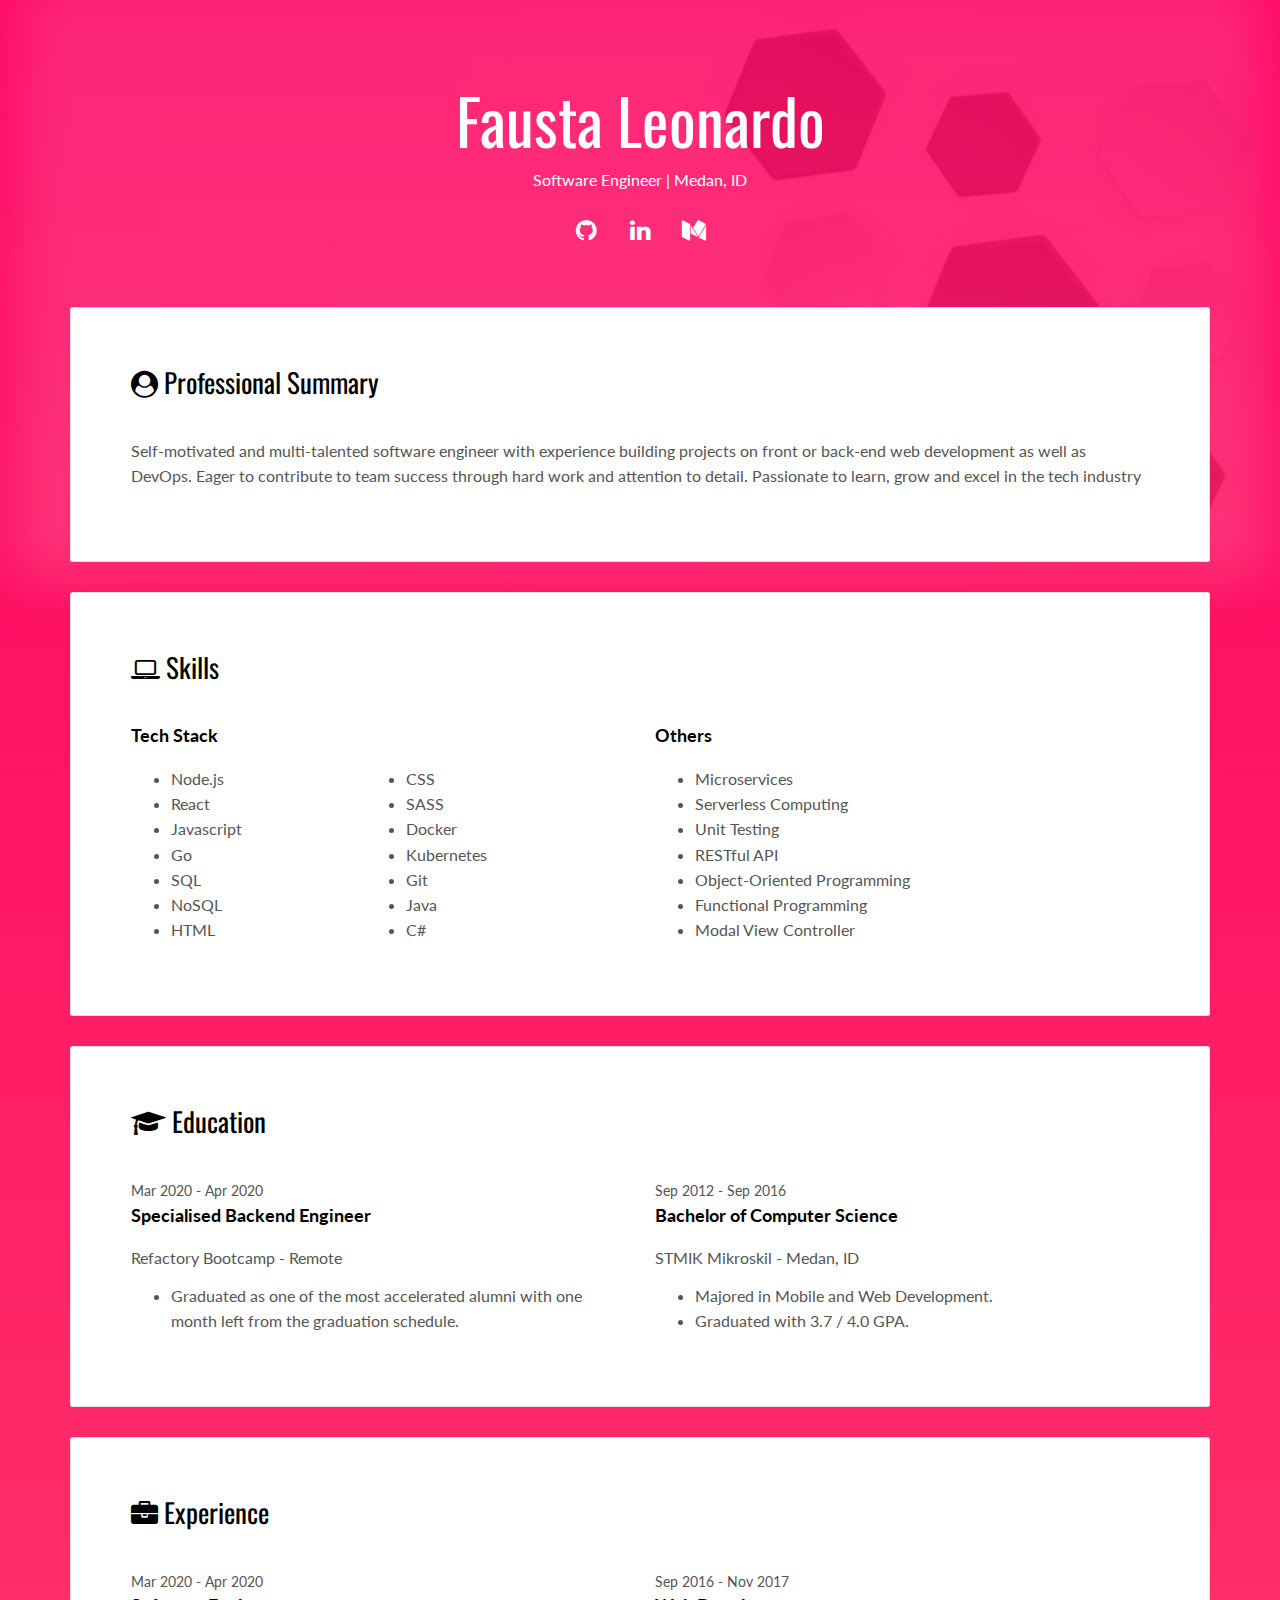
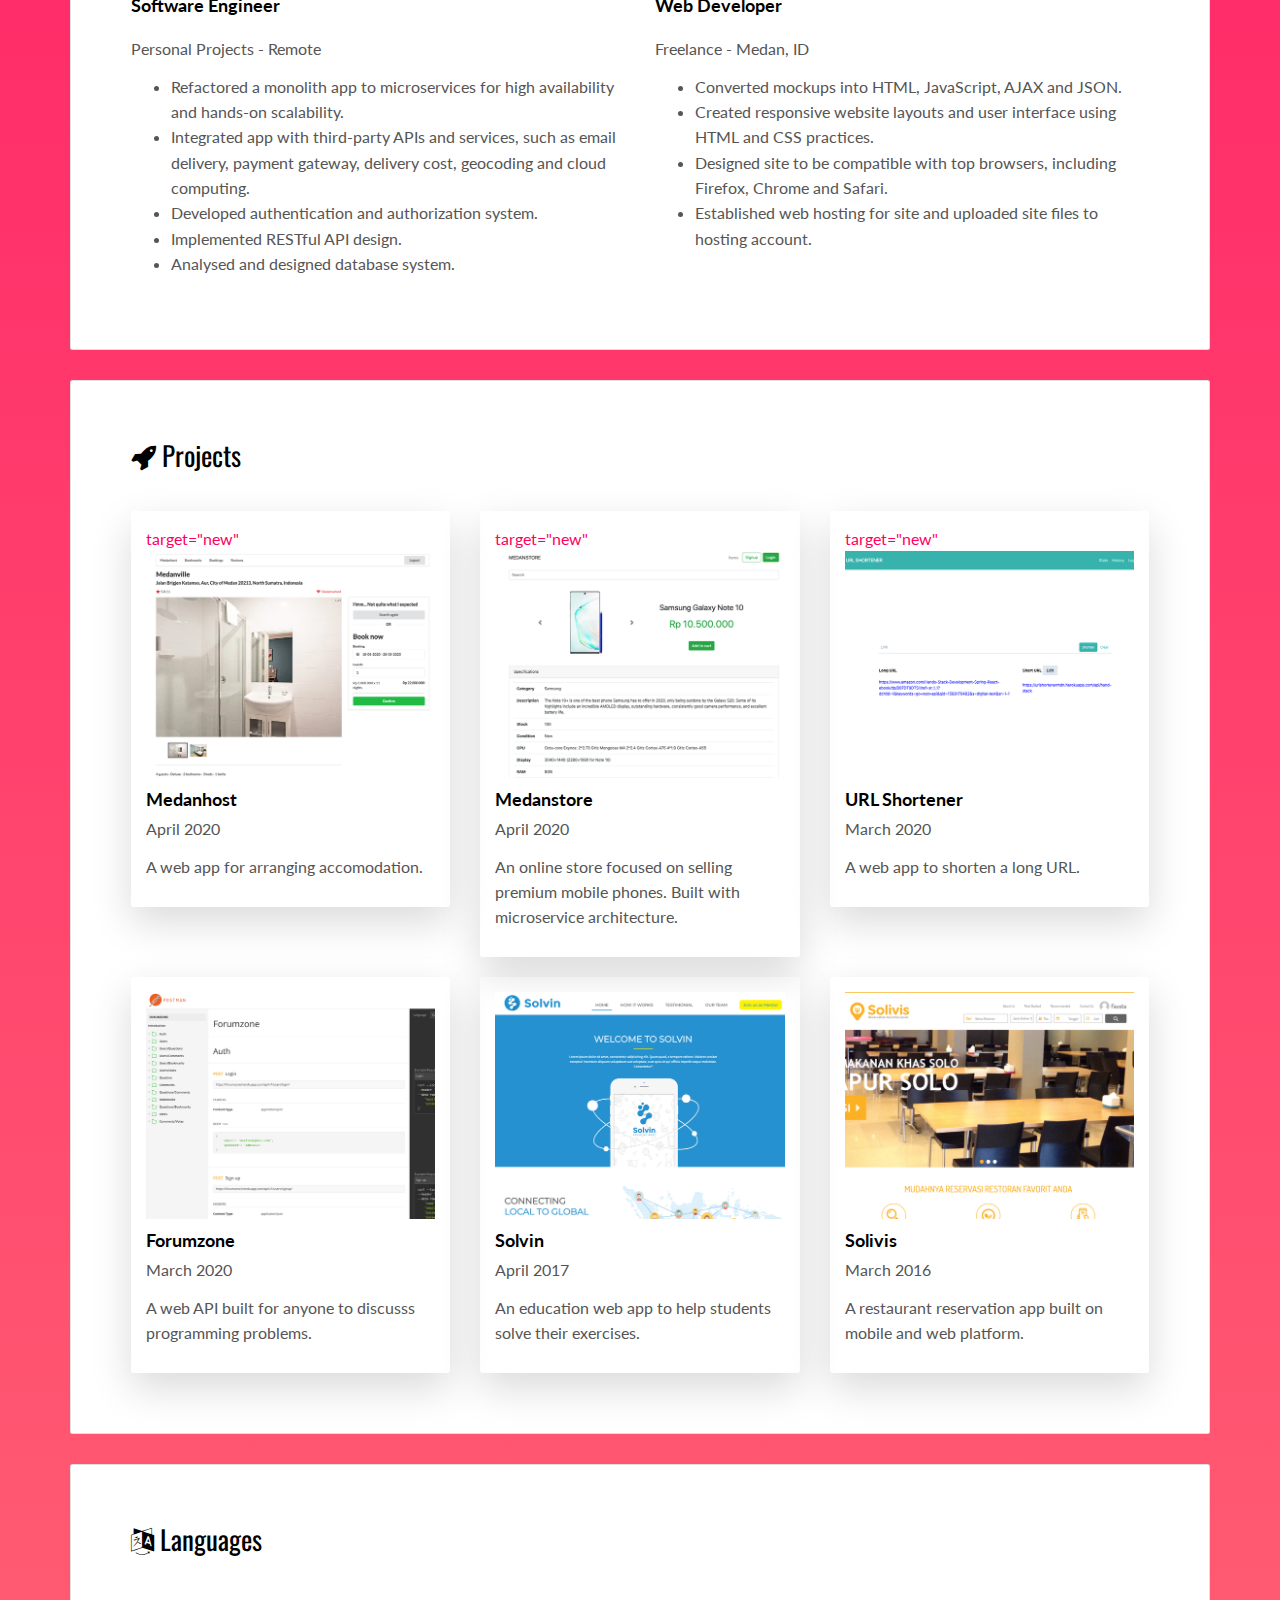
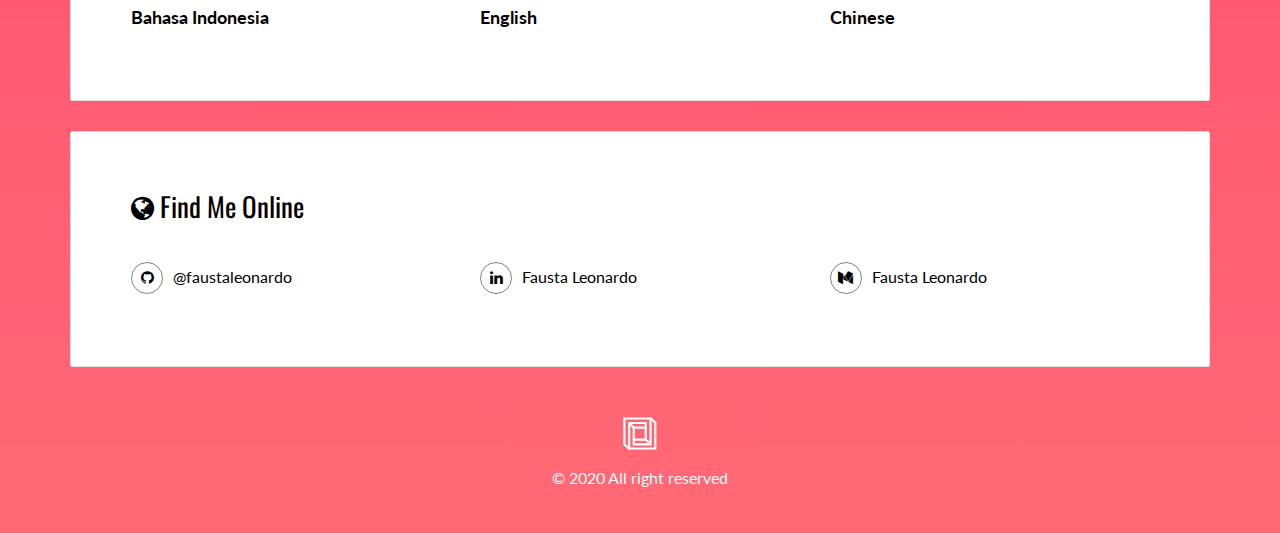
<file: index.html>
<!DOCTYPE html>
<html lang="en">
  <head>
    <meta charset="UTF-8" />
    <meta content="IE=edge" http-equiv="X-UA-Compatible" />
    <meta content="width=device-width,initial-scale=1" name="viewport" />
    <meta content="description" name="description" />
    <meta name="google" content="notranslate" />

    <!-- Disable tap highlight on IE -->
    <meta name="msapplication-tap-highlight" content="no" />

    <link
      rel="apple-touch-icon"
      sizes="180x180"
      href="./assets/apple-icon-180x180.png"
    />
    <link href="./assets/favicon.ico" rel="icon" />

    <title>Fausta Leonardo | Software Engineer</title>

    <link href="./main.d8e0d294.css" rel="stylesheet" />
    <link href="./custom.css" rel="stylesheet" />
  </head>

  <body class="">
    <div
      class="background-color-layer"
      style="background-image: url('assets/images/hexagon.jpg');"
    ></div>
    <main class="content-wrapper">
      <header class="white-text-container section-container">
        <div class="text-center">
          <h1 class="animated-text">Fausta Leonardo</h1>
          <p>Software Engineer | Medan, ID</p>
          <p>
            <a
              class="fa-icon fa-icon-2x"
              href="https://github.com/faustaleonardo"
              target="new"
              title=""
            >
              <i class="fa fa-github"></i>
            </a>
            <a
              class="fa-icon fa-icon-2x"
              href="https://linkedin.com/in/faustaleonardo"
              target="new"
              title=""
            >
              <i class="fa fa-linkedin"></i>
            </a>
            <a
              class="fa-icon fa-icon-2x"
              href="https://medium.com/@faustaleonardo"
              target="new"
              title=""
            >
              <i class="fa fa-medium"></i>
            </a>
          </p>
        </div>
      </header>

      <div class="container">
        <div class="row">
          <div class="col-xs-12">
            <div class="card">
              <div class="card-block">
                <h2 class="animated-text">
                  <i class="fa fa-user-circle"></i>
                  Professional Summary
                </h2>
                <p>
                  Self-motivated and multi-talented software engineer with
                  experience building projects on front or back-end web
                  development as well as DevOps. Eager to contribute to team
                  success through hard work and attention to detail. Passionate
                  to learn, grow and excel in the tech industry
                </p>
              </div>
            </div>

            <div class="card">
              <div class="card-block">
                <h2 class="animated-text">
                  <i class="fa fa-laptop"></i>
                  Skills
                </h2>
                <div class="row">
                  <div class="col-md-6">
                    <div class="work-experience">
                      <h3 class="h5 date-title">
                        Tech Stack
                      </h3>
                      <ul class="two-columns-list">
                        <li>Node.js</li>
                        <li>React</li>
                        <li>Javascript</li>
                        <li>Go</li>
                        <li>SQL</li>
                        <li>NoSQL</li>
                        <li>HTML</li>
                        <li>CSS</li>
                        <li>SASS</li>
                        <li>Docker</li>
                        <li>Kubernetes</li>
                        <li>Git</li>
                        <li>Java</li>
                        <li>C#</li>
                      </ul>
                    </div>
                  </div>
                  <div class="col-md-6">
                    <div class="work-experience">
                      <h3 class="h5 date-title">
                        Others
                      </h3>
                      <ul class="tow-columns-list">
                        <li>Microservices</li>
                        <li>Serverless Computing</li>
                        <li>Unit Testing</li>
                        <li>RESTful API</li>
                        <li>Object-Oriented Programming</li>
                        <li>Functional Programming</li>
                        <li>Modal View Controller</li>
                      </ul>
                    </div>
                  </div>
                </div>
              </div>
            </div>

            <div class="card">
              <div class="card-block">
                <h2 class="animated-text">
                  <i class="fa fa-graduation-cap"></i>
                  Education
                </h2>
                <div class="row">
                  <div class="col-md-6">
                    <div class="education-experience">
                      <small class="date">Mar 2020 - Apr 2020</small>
                      <h3 class="h5 date-title">
                        Specialised Backend Engineer
                      </h3>
                      <p>Refactory Bootcamp - Remote</p>
                      <ul>
                        <li>
                          Graduated as one of the most accelerated alumni with
                          one month left from the graduation schedule.
                        </li>
                      </ul>
                    </div>
                  </div>
                  <div class="col-md-6">
                    <div class="education-experience">
                      <small class="date">Sep 2012 - Sep 2016</small>
                      <h3 class="h5 date-title">
                        Bachelor of Computer Science
                      </h3>
                      <p>STMIK Mikroskil - Medan, ID</p>
                      <ul>
                        <li>Majored in Mobile and Web Development.</li>
                        <li>Graduated with 3.7 / 4.0 GPA.</li>
                      </ul>
                    </div>
                  </div>
                </div>
              </div>
            </div>

            <div class="card">
              <div class="card-block">
                <h2 class="animated-text">
                  <i class="fa fa-briefcase"></i>
                  Experience
                </h2>
                <div class="row">
                  <div class="col-md-6">
                    <div class="work-experience">
                      <small class="date">Mar 2020 - Apr 2020</small>
                      <h3 class="h5 date-title">
                        Software Engineer
                      </h3>
                      <p>
                        Personal Projects - Remote
                      </p>
                      <ul>
                        <li>
                          Refactored a monolith app to microservices for high
                          availability and hands-on scalability.
                        </li>
                        <li>
                          Integrated app with third-party APIs and services,
                          such as email delivery, payment gateway, delivery
                          cost, geocoding and cloud computing.
                        </li>
                        <li>
                          Developed authentication and authorization system.
                        </li>
                        <li>Implemented RESTful API design.</li>
                        <li>Analysed and designed database system.</li>
                      </ul>
                    </div>
                  </div>
                  <div class="col-md-6">
                    <div class="work-experience">
                      <small class="date">Sep 2016 - Nov 2017</small>
                      <h3 class="h5 date-title">
                        Web Developer
                      </h3>
                      <p>
                        Freelance - Medan, ID
                      </p>
                      <ul>
                        <li>
                          Converted mockups into HTML, JavaScript, AJAX and
                          JSON.
                        </li>
                        <li>
                          Created responsive website layouts and user interface
                          using HTML and CSS practices.
                        </li>
                        <li>
                          Designed site to be compatible with top browsers,
                          including Firefox, Chrome and Safari.
                        </li>
                        <li>
                          Established web hosting for site and uploaded site
                          files to hosting account.
                        </li>
                      </ul>
                    </div>
                  </div>
                </div>
              </div>
            </div>

            <div class="card">
              <div class="card-block">
                <h2 class="animated-text">
                  <i class="fa fa-rocket"></i>
                  Projects
                </h2>
                <div class="row mb-2rem">
                  <div class="col-md-4">
                    <div class="project-card">
                      <a href="https://medanhost-client.now.sh/"
                        >target="new"
                        <img
                          src="./assets/images/medanhost.png"
                          class="img-responsive"
                          alt="medanhost"
                        />
                      </a>
                      <h3 class="h5 mb-half">Medanhost</h3>
                      <p>April 2020</p>
                      <p>
                        A web app for arranging accomodation.
                      </p>
                    </div>
                  </div>
                  <div class="col-md-4">
                    <div class="project-card">
                      <a href="https://medanstore.xyz"
                        >target="new"
                        <img
                          src="./assets/images/medanstore.png"
                          class="img-responsive"
                          alt="medanstore"
                        />
                      </a>
                      <h3 class="h5 mb-half">Medanstore</h3>
                      <p>April 2020</p>
                      <p>
                        An online store focused on selling premium mobile
                        phones. Built with microservice architecture.
                      </p>
                    </div>
                  </div>
                  <div class="col-md-4">
                    <div class="project-card">
                      <a href="https://urlshortenermdn.herokuapp.com"
                        >target="new"
                        <img
                          src="./assets/images/url-shortener.png"
                          class="img-responsive"
                          alt="url-shortener"
                        />
                      </a>
                      <h3 class="h5 mb-half">URL Shortener</h3>
                      <p>March 2020</p>
                      <p>
                        A web app to shorten a long URL.
                      </p>
                    </div>
                  </div>
                </div>
                <div class="row">
                  <div class="col-md-4">
                    <div class="project-card">
                      <a
                        href="https://documenter.getpostman.com/view/361363/SzKWtx8U?version=latest"
                        target="new"
                      >
                        <img
                          src="./assets/images/forumzone.png"
                          class="img-responsive"
                          alt="forumzone"
                        />
                      </a>
                      <h3 class="h5 mb-half">Forumzone</h3>
                      <p>March 2020</p>
                      <p>
                        A web API built for anyone to discusss programming
                        problems.
                      </p>
                    </div>
                  </div>
                  <div class="col-md-4">
                    <div class="project-card">
                      <a
                        href="https://faustaleonardo.bitbucket.io/frontend-solvin/"
                        target="new"
                      >
                        <img
                          src="./assets/images/solvin.png"
                          class="img-responsive"
                          alt="solvin"
                        />
                      </a>
                      <h3 class="h5 mb-half">Solvin</h3>
                      <p>April 2017</p>
                      <p>
                        An education web app to help students solve their
                        exercises.
                      </p>
                    </div>
                  </div>
                  <div class="col-md-4">
                    <div class="project-card">
                      <img
                        src="./assets/images/solivis.png"
                        class="img-responsive"
                        alt="solivis"
                      />
                      <h3 class="h5 mb-half">Solivis</h3>
                      <p>March 2016</p>
                      <p>
                        A restaurant reservation app built on mobile and web
                        platform.
                      </p>
                    </div>
                  </div>
                </div>
              </div>
            </div>

            <div class="card">
              <div class="card-block">
                <h2 class="animated-text">
                  <i class="fa fa-language"></i>
                  Languages
                </h2>
                <div class="row">
                  <div class="col-md-4">
                    <div class="language-experience">
                      <h3 class="h5">Bahasa Indonesia</h3>
                    </div>
                  </div>
                  <div class="col-md-4">
                    <div class="language-experience">
                      <h3 class="h5">English</h3>
                    </div>
                  </div>
                  <div class="col-md-4">
                    <div class="language-experience">
                      <h3 class="h5">Chinese</h3>
                    </div>
                  </div>
                </div>
              </div>
            </div>

            <div class="card">
              <div class="card-block">
                <h2 class="animated-text">
                  <i class="fa fa-globe"></i>
                  Find Me Online
                </h2>
                <div class="row">
                  <div class="col-md-4">
                    <p class="social-buttons">
                      <a
                        href="https://github.com/faustaleonardo"
                        title=""
                        target="new"
                        ><span class="social-round-icon fa-icon"
                          ><i class="fa fa-github"></i></span
                        >@faustaleonardo</a
                      >
                    </p>
                  </div>
                  <div class="col-md-4">
                    <p class="social-buttons">
                      <a
                        href="https://www.linkedin.com/in/faustaleonardo"
                        target="new"
                        title=""
                        ><span class="social-round-icon fa-icon"
                          ><i class="fa fa-linkedin"></i></span
                        >Fausta Leonardo</a
                      >
                    </p>
                  </div>
                  <div class="col-md-4">
                    <p class="social-buttons">
                      <a
                        href="https://medium.com/@faustaleonardo"
                        title=""
                        target="new"
                        ><span class="social-round-icon fa-icon"
                          ><i class="fa fa-medium"></i></span
                        >Fausta Leonardo</a
                      >
                    </p>
                  </div>
                </div>
              </div>
            </div>
          </div>
        </div>
      </div>
    </main>
    <footer class="footer-container white-text-container text-center">
      <div class="container">
        <div class="row">
          <div class="col-xs-12">
            <p>
              <img
                class="animated-image"
                src="./assets/images/mashup-icon.svg"
                alt=""
              />
            </p>

            <p>
              &copy; 2020 All right reserved
            </p>
          </div>
        </div>
      </div>
    </footer>

    <script>
      document.addEventListener('DOMContentLoaded', function (event) {
        scrollRevelation('.card');
      });
    </script>
    <script type="text/javascript" src="./main.bc58148c.js"></script>
  </body>
</html>
</file>
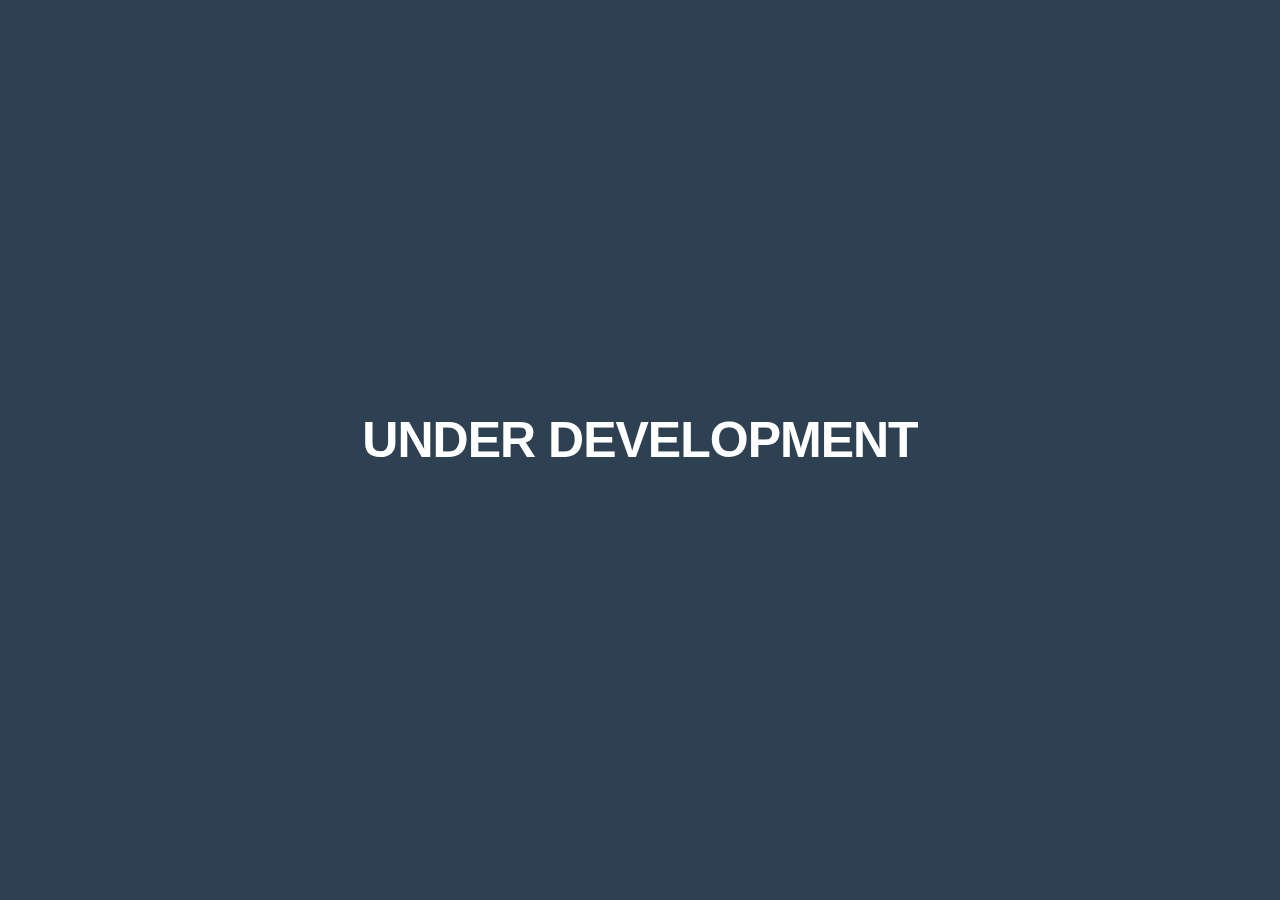
<file: portfolio/index.html>
<!DOCTYPE html>
<html lang="en">
<head>
	<meta charset="UTF-8">
	<title>FL | Portfolio</title>
	<link rel="stylesheet" href="vendor/normalize.css">
	<link rel="stylesheet" href="vendor/skeleton.css">
	<link rel="icon" href="img/logo.png"/>
	<style type="text/css">
		body{
		    display: flex;
		    align-items: center;
		    justify-content: center;
		    height: 100vh;
		    background: #2e4152;			
		}
		h1{
			color: #ffffff;
			font-weight: bold;
			text-transform: uppercase;			
		}
	</style>
</head>
<body>
	<h1>Under Development</h1>
</body>
</html>
</file>
<file: custom.css>
.mb-half {
  margin-bottom: 6.25px;
}
.mb-2rem {
  margin-bottom: 2rem;
}
.two-columns-list {
  columns: 2;
  -webkit-columns: 2;
  -moz-columns: 2;
}
.three-columns-list {
  columns: 3;
  -webkit-columns: 3;
  -moz-columns: 3;
}
.project-card {
  box-shadow: 0 1.5rem 4rem rgba(0, 0, 0, 0.15);
  padding: 1.5rem;
  border-radius: 3px;
  transition: all 0.3s;
  -moz-transition: all 0.3s;
  -webkit-transition: all 0.3s;
}
.project-card:hover {
  cursor: pointer;
  transform: translateY(-1.5rem) scale(1.03);
  -moz-transform: translateY(-1.5rem) scale(1.03);
  -webkit-transform: translateY(-1.5rem) scale(1.03);
}
.animated-text {
  display: inline-block;
  transition: all 0.2s;
  -moz-transition: all 0.2s;
  -webkit-transition: all 0.2s;
}
.animated-text:hover {
  transform: skewX(15deg) skewY(2deg) scale(1.1);
  -moz-transform: skewX(15deg) skewY(2deg) scale(1.1);
  -webkit-transform: skewX(15deg) skewY(2deg) scale(1.1);
}
.animated-image {
  transition: all 0.3s;
  -moz-transition: all 0.3s;
  -webkit-transition: all 0.3s;
}
.animated-image:hover {
  transform: scale(1.15);
  -moz-transform: scale(1.15);
  -webkit-transform: scale(1.15);
}
</file>
<file: portfolio/vendor/skeleton.css>
/*
* Skeleton V2.0.4
* Copyright 2014, Dave Gamache
* www.getskeleton.com
* Free to use under the MIT license.
* http://www.opensource.org/licenses/mit-license.php
* 12/29/2014
*/


/* Table of contents
––––––––––––––––––––––––––––––––––––––––––––––––––
- Grid
- Base Styles
- Typography
- Links
- Buttons
- Forms
- Lists
- Code
- Tables
- Spacing
- Utilities
- Clearing
- Media Queries
*/


/* Grid
–––––––––––––––––––––––––––––––––––––––––––––––––– */
.container {
  position: relative;
  width: 100%;
  max-width: 960px;
  margin: 0 auto;
  padding: 0 20px;
  box-sizing: border-box; }
.column,
.columns {
  width: 100%;
  float: left;
  box-sizing: border-box; }

/* For devices larger than 400px */
@media (min-width: 400px) {
  .container {
    width: 85%;
    padding: 0; }
}

/* For devices larger than 550px */
@media (min-width: 550px) {
  .container {
    width: 80%; }
  .column,
  .columns {
    margin-left: 4%; }
  .column:first-child,
  .columns:first-child {
    margin-left: 0; }

  .one.column,
  .one.columns                    { width: 4.66666666667%; }
  .two.columns                    { width: 13.3333333333%; }
  .three.columns                  { width: 22%;            }
  .four.columns                   { width: 30.6666666667%; }
  .five.columns                   { width: 39.3333333333%; }
  .six.columns                    { width: 48%;            }
  .seven.columns                  { width: 56.6666666667%; }
  .eight.columns                  { width: 65.3333333333%; }
  .nine.columns                   { width: 74.0%;          }
  .ten.columns                    { width: 82.6666666667%; }
  .eleven.columns                 { width: 91.3333333333%; }
  .twelve.columns                 { width: 100%; margin-left: 0; }

  .one-third.column               { width: 30.6666666667%; }
  .two-thirds.column              { width: 65.3333333333%; }

  .one-half.column                { width: 48%; }

  /* Offsets */
  .offset-by-one.column,
  .offset-by-one.columns          { margin-left: 8.66666666667%; }
  .offset-by-two.column,
  .offset-by-two.columns          { margin-left: 17.3333333333%; }
  .offset-by-three.column,
  .offset-by-three.columns        { margin-left: 26%;            }
  .offset-by-four.column,
  .offset-by-four.columns         { margin-left: 34.6666666667%; }
  .offset-by-five.column,
  .offset-by-five.columns         { margin-left: 43.3333333333%; }
  .offset-by-six.column,
  .offset-by-six.columns          { margin-left: 52%;            }
  .offset-by-seven.column,
  .offset-by-seven.columns        { margin-left: 60.6666666667%; }
  .offset-by-eight.column,
  .offset-by-eight.columns        { margin-left: 69.3333333333%; }
  .offset-by-nine.column,
  .offset-by-nine.columns         { margin-left: 78.0%;          }
  .offset-by-ten.column,
  .offset-by-ten.columns          { margin-left: 86.6666666667%; }
  .offset-by-eleven.column,
  .offset-by-eleven.columns       { margin-left: 95.3333333333%; }

  .offset-by-one-third.column,
  .offset-by-one-third.columns    { margin-left: 34.6666666667%; }
  .offset-by-two-thirds.column,
  .offset-by-two-thirds.columns   { margin-left: 69.3333333333%; }

  .offset-by-one-half.column,
  .offset-by-one-half.columns     { margin-left: 52%; }

}


/* Base Styles
–––––––––––––––––––––––––––––––––––––––––––––––––– */
/* NOTE
html is set to 62.5% so that all the REM measurements throughout Skeleton
are based on 10px sizing. So basically 1.5rem = 15px :) */
html {
  font-size: 62.5%; }
body {
  font-size: 1.5em; /* currently ems cause chrome bug misinterpreting rems on body element */
  line-height: 1.6;
  font-weight: 400;
  font-family: "Raleway", "HelveticaNeue", "Helvetica Neue", Helvetica, Arial, sans-serif;
  color: #222; }


/* Typography
–––––––––––––––––––––––––––––––––––––––––––––––––– */
h1, h2, h3, h4, h5, h6 {
  margin-top: 0;
  margin-bottom: 2rem;
  font-weight: 300; }
h1 { font-size: 4.0rem; line-height: 1.2;  letter-spacing: -.1rem;}
h2 { font-size: 3.6rem; line-height: 1.25; letter-spacing: -.1rem; }
h3 { font-size: 3.0rem; line-height: 1.3;  letter-spacing: -.1rem; }
h4 { font-size: 2.4rem; line-height: 1.35; letter-spacing: -.08rem; }
h5 { font-size: 1.8rem; line-height: 1.5;  letter-spacing: -.05rem; }
h6 { font-size: 1.5rem; line-height: 1.6;  letter-spacing: 0; }

/* Larger than phablet */
@media (min-width: 550px) {
  h1 { font-size: 5.0rem; }
  h2 { font-size: 4.2rem; }
  h3 { font-size: 3.6rem; }
  h4 { font-size: 3.0rem; }
  h5 { font-size: 2.4rem; }
  h6 { font-size: 1.5rem; }
}

p {
  margin-top: 0; }


/* Links
–––––––––––––––––––––––––––––––––––––––––––––––––– */
a {
  color: #1EAEDB; }
a:hover {
  color: #0FA0CE; }


/* Buttons
–––––––––––––––––––––––––––––––––––––––––––––––––– */
.button,
button,
input[type="submit"],
input[type="reset"],
input[type="button"] {
  display: inline-block;
  height: 38px;
  padding: 0 30px;
  color: #555;
  text-align: center;
  font-size: 11px;
  font-weight: 600;
  line-height: 38px;
  letter-spacing: .1rem;
  text-transform: uppercase;
  text-decoration: none;
  white-space: nowrap;
  background-color: transparent;
  border-radius: 4px;
  border: 1px solid #bbb;
  cursor: pointer;
  box-sizing: border-box; }
.button:hover,
button:hover,
input[type="submit"]:hover,
input[type="reset"]:hover,
input[type="button"]:hover,
.button:focus,
button:focus,
input[type="submit"]:focus,
input[type="reset"]:focus,
input[type="button"]:focus {
  color: #333;
  border-color: #888;
  outline: 0; }
.button.button-primary,
button.button-primary,
input[type="submit"].button-primary,
input[type="reset"].button-primary,
input[type="button"].button-primary {
  color: #FFF;
  background-color: #33C3F0;
  border-color: #33C3F0; }
.button.button-primary:hover,
button.button-primary:hover,
input[type="submit"].button-primary:hover,
input[type="reset"].button-primary:hover,
input[type="button"].button-primary:hover,
.button.button-primary:focus,
button.button-primary:focus,
input[type="submit"].button-primary:focus,
input[type="reset"].button-primary:focus,
input[type="button"].button-primary:focus {
  color: #FFF;
  background-color: #1EAEDB;
  border-color: #1EAEDB; }


/* Forms
–––––––––––––––––––––––––––––––––––––––––––––––––– */
input[type="email"],
input[type="number"],
input[type="search"],
input[type="text"],
input[type="tel"],
input[type="url"],
input[type="password"],
textarea,
select {
  height: 38px;
  padding: 6px 10px; /* The 6px vertically centers text on FF, ignored by Webkit */
  background-color: #fff;
  border: 1px solid #D1D1D1;
  border-radius: 4px;
  box-shadow: none;
  box-sizing: border-box; }
/* Removes awkward default styles on some inputs for iOS */
input[type="email"],
input[type="number"],
input[type="search"],
input[type="text"],
input[type="tel"],
input[type="url"],
input[type="password"],
textarea {
  -webkit-appearance: none;
     -moz-appearance: none;
          appearance: none; }
textarea {
  min-height: 65px;
  padding-top: 6px;
  padding-bottom: 6px; }
input[type="email"]:focus,
input[type="number"]:focus,
input[type="search"]:focus,
input[type="text"]:focus,
input[type="tel"]:focus,
input[type="url"]:focus,
input[type="password"]:focus,
textarea:focus,
select:focus {
  border: 1px solid #33C3F0;
  outline: 0; }
label,
legend {
  display: block;
  margin-bottom: .5rem;
  font-weight: 600; }
fieldset {
  padding: 0;
  border-width: 0; }
input[type="checkbox"],
input[type="radio"] {
  display: inline; }
label > .label-body {
  display: inline-block;
  margin-left: .5rem;
  font-weight: normal; }


/* Lists
–––––––––––––––––––––––––––––––––––––––––––––––––– */
ul {
  list-style: circle inside; }
ol {
  list-style: decimal inside; }
ol, ul {
  padding-left: 0;
  margin-top: 0; }
ul ul,
ul ol,
ol ol,
ol ul {
  margin: 1.5rem 0 1.5rem 3rem;
  font-size: 90%; }
li {
  margin-bottom: 1rem; }


/* Code
–––––––––––––––––––––––––––––––––––––––––––––––––– */
code {
  padding: .2rem .5rem;
  margin: 0 .2rem;
  font-size: 90%;
  white-space: nowrap;
  background: #F1F1F1;
  border: 1px solid #E1E1E1;
  border-radius: 4px; }
pre > code {
  display: block;
  padding: 1rem 1.5rem;
  white-space: pre; }


/* Tables
–––––––––––––––––––––––––––––––––––––––––––––––––– */
th,
td {
  padding: 12px 15px;
  text-align: left;
  border-bottom: 1px solid #E1E1E1; }
th:first-child,
td:first-child {
  padding-left: 0; }
th:last-child,
td:last-child {
  padding-right: 0; }


/* Spacing
–––––––––––––––––––––––––––––––––––––––––––––––––– */
button,
.button {
  margin-bottom: 1rem; }
input,
textarea,
select,
fieldset {
  margin-bottom: 1.5rem; }
pre,
blockquote,
dl,
figure,
table,
p,
ul,
ol,
form {
  margin-bottom: 2.5rem; }


/* Utilities
–––––––––––––––––––––––––––––––––––––––––––––––––– */
.u-full-width {
  width: 100%;
  box-sizing: border-box; }
.u-max-full-width {
  max-width: 100%;
  box-sizing: border-box; }
.u-pull-right {
  float: right; }
.u-pull-left {
  float: left; }


/* Misc
–––––––––––––––––––––––––––––––––––––––––––––––––– */
hr {
  margin-top: 3rem;
  margin-bottom: 3.5rem;
  border-width: 0;
  border-top: 1px solid #E1E1E1; }


/* Clearing
–––––––––––––––––––––––––––––––––––––––––––––––––– */

/* Self Clearing Goodness */
.container:after,
.row:after,
.u-cf {
  content: "";
  display: table;
  clear: both; }


/* Media Queries
–––––––––––––––––––––––––––––––––––––––––––––––––– */
/*
Note: The best way to structure the use of media queries is to create the queries
near the relevant code. For example, if you wanted to change the styles for buttons
on small devices, paste the mobile query code up in the buttons section and style it
there.
*/


/* Larger than mobile */
@media (min-width: 400px) {}

/* Larger than phablet (also point when grid becomes active) */
@media (min-width: 550px) {}

/* Larger than tablet */
@media (min-width: 750px) {}

/* Larger than desktop */
@media (min-width: 1000px) {}

/* Larger than Desktop HD */
@media (min-width: 1200px) {}
</file>
<file: main.d8e0d294.css>
@import url(https://fonts.googleapis.com/css?family=Lato:400,700|Oswald);@import url(https://maxcdn.bootstrapcdn.com/font-awesome/4.7.0/css/font-awesome.min.css);/*!
 * Bootstrap v3.3.7 (http://getbootstrap.com)
 * Copyright 2011-2016 Twitter, Inc.
 * Licensed under MIT (https://github.com/twbs/bootstrap/blob/master/LICENSE)
 */
/*! normalize.css v3.0.3 | MIT License | github.com/necolas/normalize.css */html{font-family:sans-serif;-ms-text-size-adjust:100%;-webkit-text-size-adjust:100%}body{margin:0}article,aside,details,figcaption,figure,footer,header,hgroup,main,menu,nav,section,summary{display:block}audio,canvas,progress,video{display:inline-block;vertical-align:baseline}audio:not([controls]){display:none;height:0}[hidden],template{display:none}a{background-color:transparent}a:active,a:hover{outline:0}abbr[title]{border-bottom:1px dotted}b,strong{font-weight:700}dfn{font-style:italic}h1{font-size:2em;margin:.67em 0}mark{background:#ff0;color:#000}small{font-size:80%}sub,sup{font-size:75%;line-height:0;position:relative;vertical-align:baseline}sup{top:-.5em}sub{bottom:-.25em}img{border:0}svg:not(:root){overflow:hidden}figure{margin:1em 40px}hr{box-sizing:content-box;height:0}pre{overflow:auto}code,kbd,pre,samp{font-family:monospace,monospace;font-size:1em}button,input,optgroup,select,textarea{color:inherit;font:inherit;margin:0}button{overflow:visible}button,select{text-transform:none}button,html input[type=button],input[type=reset],input[type=submit]{-webkit-appearance:button;cursor:pointer}button[disabled],html input[disabled]{cursor:default}button::-moz-focus-inner,input::-moz-focus-inner{border:0;padding:0}input{line-height:normal}input[type=checkbox],input[type=radio]{box-sizing:border-box;padding:0}input[type=number]::-webkit-inner-spin-button,input[type=number]::-webkit-outer-spin-button{height:auto}input[type=search]{-webkit-appearance:textfield;box-sizing:content-box}input[type=search]::-webkit-search-cancel-button,input[type=search]::-webkit-search-decoration{-webkit-appearance:none}fieldset{border:1px solid silver;margin:0 2px;padding:.35em .625em .75em}textarea{overflow:auto}optgroup{font-weight:700}table{border-collapse:collapse;border-spacing:0}td,th{padding:0}

/*! Source: https://github.com/h5bp/html5-boilerplate/blob/master/src/css/main.css */@media print{*,:after,:before{background:transparent!important;color:#000!important;box-shadow:none!important;text-shadow:none!important}a,a:visited{text-decoration:underline}a[href]:after{content:" (" attr(href) ")"}abbr[title]:after{content:" (" attr(title) ")"}a[href^="#"]:after,a[href^="javascript:"]:after{content:""}blockquote,pre{border:1px solid #999;page-break-inside:avoid}thead{display:table-header-group}img,tr{page-break-inside:avoid}img{max-width:100%!important}h2,h3,p{orphans:3;widows:3}h2,h3{page-break-after:avoid}.navbar{display:none}.btn>.caret,.dropup>.btn>.caret{border-top-color:#000!important}.label{border:1px solid #000}.table{border-collapse:collapse!important}.table td,.table th{background-color:#fff!important}.table-bordered td,.table-bordered th{border:1px solid #ddd!important}}*,:after,:before{-webkit-box-sizing:border-box;-moz-box-sizing:border-box;box-sizing:border-box}html{font-size:10px;-webkit-tap-highlight-color:transparent}body{font-family:Lato,Helvetica,Arial,sans-serif;font-size:16px;line-height:1.58;color:#555;background-color:#fff}button,input,select,textarea{font-family:inherit;font-size:inherit;line-height:inherit}a{color:#ff0060;text-decoration:none}a:focus,a:hover{color:#b30043;text-decoration:underline}a:focus{outline:5px auto -webkit-focus-ring-color;outline-offset:-2px}figure{margin:0}img{vertical-align:middle}.img-responsive{display:block;max-width:100%;height:auto}.img-rounded{border-radius:6px}.img-thumbnail{padding:4px;line-height:1.58;background-color:#fff;border:1px solid #ddd;border-radius:4px;-webkit-transition:all .2s ease-in-out;-o-transition:all .2s ease-in-out;transition:all .2s ease-in-out;display:inline-block;max-width:100%;height:auto}.img-circle{border-radius:50%}hr{margin-top:25px;margin-bottom:25px;border:0;border-top:1px solid #eee}.sr-only{position:absolute;width:1px;height:1px;margin:-1px;padding:0;overflow:hidden;clip:rect(0,0,0,0);border:0}.sr-only-focusable:active,.sr-only-focusable:focus{position:static;width:auto;height:auto;margin:0;overflow:visible;clip:auto}[role=button]{cursor:pointer}.h1,.h2,.h3,.h4,.h5,.h6,h1,h2,h3,h4,h5,h6{font-family:Oswald,Helvetica,Arial,sans-serif;font-weight:400;line-height:1.1;color:#000}.h1 .small,.h1 small,.h2 .small,.h2 small,.h3 .small,.h3 small,.h4 .small,.h4 small,.h5 .small,.h5 small,.h6 .small,.h6 small,h1 .small,h1 small,h2 .small,h2 small,h3 .small,h3 small,h4 .small,h4 small,h5 .small,h5 small,h6 .small,h6 small{font-weight:400;line-height:1;color:#777}.h1,.h2,.h3,h1,h2,h3{margin-top:25px;margin-bottom:12.5px}.h1 .small,.h1 small,.h2 .small,.h2 small,.h3 .small,.h3 small,h1 .small,h1 small,h2 .small,h2 small,h3 .small,h3 small{font-size:65%}.h4,.h5,.h6,h4,h5,h6{margin-top:12.5px;margin-bottom:12.5px}.h4 .small,.h4 small,.h5 .small,.h5 small,.h6 .small,.h6 small,h4 .small,h4 small,h5 .small,h5 small,h6 .small,h6 small{font-size:75%}.h1,h1{font-size:63px}.h2,h2{font-size:27px}.h3,.h4,h3,h4{font-size:20px}.h5,h5{font-size:18px}.h6,h6{font-size:14px}p{margin:0 0 12.5px}.lead{margin-bottom:25px;font-size:18px;font-weight:300;line-height:1.4}@media (min-width:768px){.lead{font-size:24px}}.small,small{font-size:87%}.mark,mark{background-color:#fcf8e3;padding:.2em}.text-left{text-align:left}.text-right{text-align:right}.text-center{text-align:center}.text-justify{text-align:justify}.text-nowrap{white-space:nowrap}.text-lowercase{text-transform:lowercase}.initialism,.text-uppercase{text-transform:uppercase}.text-capitalize{text-transform:capitalize}.text-muted{color:#777}.text-primary{color:#ff0060}a.text-primary:focus,a.text-primary:hover{color:#cc004d}.text-success{color:#fff}a.text-success:focus,a.text-success:hover{color:#e6e6e6}.text-info{color:#31708f}a.text-info:focus,a.text-info:hover{color:#245269}.text-warning{color:#8a6d3b}a.text-warning:focus,a.text-warning:hover{color:#66512c}.text-danger{color:#fff}a.text-danger:focus,a.text-danger:hover{color:#e6e6e6}.bg-primary{color:#fff;background-color:#ff0060}a.bg-primary:focus,a.bg-primary:hover{background-color:#cc004d}.bg-success{background-color:#87e329}a.bg-success:focus,a.bg-success:hover{background-color:#6dc019}.bg-info{background-color:#d9edf7}a.bg-info:focus,a.bg-info:hover{background-color:#afd9ee}.bg-warning{background-color:#fcf8e3}a.bg-warning:focus,a.bg-warning:hover{background-color:#f7ecb5}.bg-danger{background-color:#ff2c74}a.bg-danger:focus,a.bg-danger:hover{background-color:#f80055}.page-header{padding-bottom:11.5px;margin:50px 0 25px;border-bottom:1px solid #eee}ol,ul{margin-top:0;margin-bottom:12.5px}ol ol,ol ul,ul ol,ul ul{margin-bottom:0}.list-inline,.list-unstyled{padding-left:0;list-style:none}.list-inline{margin-left:-5px}.list-inline>li{display:inline-block;padding-left:5px;padding-right:5px}dl{margin-top:0;margin-bottom:25px}dd,dt{line-height:1.58}dt{font-weight:700}dd{margin-left:0}.dl-horizontal dd:after,.dl-horizontal dd:before{content:" ";display:table}.dl-horizontal dd:after{clear:both}@media (min-width:768px){.dl-horizontal dt{float:left;width:160px;clear:left;text-align:right;overflow:hidden;text-overflow:ellipsis;white-space:nowrap}.dl-horizontal dd{margin-left:180px}}abbr[data-original-title],abbr[title]{cursor:help;border-bottom:1px dotted #777}.initialism{font-size:90%}blockquote{padding:12.5px 25px;margin:0 0 25px;font-size:20px;border-left:5px solid #eee}blockquote ol:last-child,blockquote p:last-child,blockquote ul:last-child{margin-bottom:0}blockquote .small,blockquote footer,blockquote small{display:block;font-size:80%;line-height:1.58;color:#777}blockquote .small:before,blockquote footer:before,blockquote small:before{content:"\2014   \A0"}.blockquote-reverse,blockquote.pull-right{padding-right:15px;padding-left:0;border-right:5px solid #eee;border-left:0;text-align:right}.blockquote-reverse .small:before,.blockquote-reverse footer:before,.blockquote-reverse small:before,blockquote.pull-right .small:before,blockquote.pull-right footer:before,blockquote.pull-right small:before{content:""}.blockquote-reverse .small:after,.blockquote-reverse footer:after,.blockquote-reverse small:after,blockquote.pull-right .small:after,blockquote.pull-right footer:after,blockquote.pull-right small:after{content:"\A0   \2014"}address{margin-bottom:25px;font-style:normal;line-height:1.58}code,kbd,pre,samp{font-family:Menlo,Monaco,Consolas,Courier New,monospace}code{color:#c7254e;background-color:#f9f2f4;border-radius:4px}code,kbd{padding:2px 4px;font-size:90%}kbd{color:#fff;background-color:#333;border-radius:3px;box-shadow:inset 0 -1px 0 rgba(0,0,0,.25)}kbd kbd{padding:0;font-size:100%;font-weight:700;box-shadow:none}pre{display:block;padding:12px;margin:0 0 12.5px;font-size:15px;line-height:1.58;word-break:break-all;word-wrap:break-word;color:#333;background-color:#f5f5f5;border:1px solid #ccc;border-radius:4px}pre code{padding:0;font-size:inherit;color:inherit;white-space:pre-wrap;background-color:transparent;border-radius:0}.pre-scrollable{max-height:340px;overflow-y:scroll}.container{margin-right:auto;margin-left:auto;padding-left:15px;padding-right:15px}.container:after,.container:before{content:" ";display:table}.container:after{clear:both}@media (min-width:768px){.container{width:750px}}@media (min-width:992px){.container{width:970px}}@media (min-width:1200px){.container{width:1170px}}.container-fluid{margin-right:auto;margin-left:auto;padding-left:15px;padding-right:15px}.container-fluid:after,.container-fluid:before{content:" ";display:table}.container-fluid:after{clear:both}.row{margin-left:-15px;margin-right:-15px}.row:after,.row:before{content:" ";display:table}.row:after{clear:both}.col-lg-1,.col-lg-2,.col-lg-3,.col-lg-4,.col-lg-5,.col-lg-6,.col-lg-7,.col-lg-8,.col-lg-9,.col-lg-10,.col-lg-11,.col-lg-12,.col-md-1,.col-md-2,.col-md-3,.col-md-4,.col-md-5,.col-md-6,.col-md-7,.col-md-8,.col-md-9,.col-md-10,.col-md-11,.col-md-12,.col-sm-1,.col-sm-2,.col-sm-3,.col-sm-4,.col-sm-5,.col-sm-6,.col-sm-7,.col-sm-8,.col-sm-9,.col-sm-10,.col-sm-11,.col-sm-12,.col-xs-1,.col-xs-2,.col-xs-3,.col-xs-4,.col-xs-5,.col-xs-6,.col-xs-7,.col-xs-8,.col-xs-9,.col-xs-10,.col-xs-11,.col-xs-12{position:relative;min-height:1px;padding-left:15px;padding-right:15px}.col-xs-1,.col-xs-2,.col-xs-3,.col-xs-4,.col-xs-5,.col-xs-6,.col-xs-7,.col-xs-8,.col-xs-9,.col-xs-10,.col-xs-11,.col-xs-12{float:left}.col-xs-1{width:8.33333%}.col-xs-2{width:16.66667%}.col-xs-3{width:25%}.col-xs-4{width:33.33333%}.col-xs-5{width:41.66667%}.col-xs-6{width:50%}.col-xs-7{width:58.33333%}.col-xs-8{width:66.66667%}.col-xs-9{width:75%}.col-xs-10{width:83.33333%}.col-xs-11{width:91.66667%}.col-xs-12{width:100%}.col-xs-pull-0{right:auto}.col-xs-pull-1{right:8.33333%}.col-xs-pull-2{right:16.66667%}.col-xs-pull-3{right:25%}.col-xs-pull-4{right:33.33333%}.col-xs-pull-5{right:41.66667%}.col-xs-pull-6{right:50%}.col-xs-pull-7{right:58.33333%}.col-xs-pull-8{right:66.66667%}.col-xs-pull-9{right:75%}.col-xs-pull-10{right:83.33333%}.col-xs-pull-11{right:91.66667%}.col-xs-pull-12{right:100%}.col-xs-push-0{left:auto}.col-xs-push-1{left:8.33333%}.col-xs-push-2{left:16.66667%}.col-xs-push-3{left:25%}.col-xs-push-4{left:33.33333%}.col-xs-push-5{left:41.66667%}.col-xs-push-6{left:50%}.col-xs-push-7{left:58.33333%}.col-xs-push-8{left:66.66667%}.col-xs-push-9{left:75%}.col-xs-push-10{left:83.33333%}.col-xs-push-11{left:91.66667%}.col-xs-push-12{left:100%}.col-xs-offset-0{margin-left:0}.col-xs-offset-1{margin-left:8.33333%}.col-xs-offset-2{margin-left:16.66667%}.col-xs-offset-3{margin-left:25%}.col-xs-offset-4{margin-left:33.33333%}.col-xs-offset-5{margin-left:41.66667%}.col-xs-offset-6{margin-left:50%}.col-xs-offset-7{margin-left:58.33333%}.col-xs-offset-8{margin-left:66.66667%}.col-xs-offset-9{margin-left:75%}.col-xs-offset-10{margin-left:83.33333%}.col-xs-offset-11{margin-left:91.66667%}.col-xs-offset-12{margin-left:100%}@media (min-width:768px){.col-sm-1,.col-sm-2,.col-sm-3,.col-sm-4,.col-sm-5,.col-sm-6,.col-sm-7,.col-sm-8,.col-sm-9,.col-sm-10,.col-sm-11,.col-sm-12{float:left}.col-sm-1{width:8.33333%}.col-sm-2{width:16.66667%}.col-sm-3{width:25%}.col-sm-4{width:33.33333%}.col-sm-5{width:41.66667%}.col-sm-6{width:50%}.col-sm-7{width:58.33333%}.col-sm-8{width:66.66667%}.col-sm-9{width:75%}.col-sm-10{width:83.33333%}.col-sm-11{width:91.66667%}.col-sm-12{width:100%}.col-sm-pull-0{right:auto}.col-sm-pull-1{right:8.33333%}.col-sm-pull-2{right:16.66667%}.col-sm-pull-3{right:25%}.col-sm-pull-4{right:33.33333%}.col-sm-pull-5{right:41.66667%}.col-sm-pull-6{right:50%}.col-sm-pull-7{right:58.33333%}.col-sm-pull-8{right:66.66667%}.col-sm-pull-9{right:75%}.col-sm-pull-10{right:83.33333%}.col-sm-pull-11{right:91.66667%}.col-sm-pull-12{right:100%}.col-sm-push-0{left:auto}.col-sm-push-1{left:8.33333%}.col-sm-push-2{left:16.66667%}.col-sm-push-3{left:25%}.col-sm-push-4{left:33.33333%}.col-sm-push-5{left:41.66667%}.col-sm-push-6{left:50%}.col-sm-push-7{left:58.33333%}.col-sm-push-8{left:66.66667%}.col-sm-push-9{left:75%}.col-sm-push-10{left:83.33333%}.col-sm-push-11{left:91.66667%}.col-sm-push-12{left:100%}.col-sm-offset-0{margin-left:0}.col-sm-offset-1{margin-left:8.33333%}.col-sm-offset-2{margin-left:16.66667%}.col-sm-offset-3{margin-left:25%}.col-sm-offset-4{margin-left:33.33333%}.col-sm-offset-5{margin-left:41.66667%}.col-sm-offset-6{margin-left:50%}.col-sm-offset-7{margin-left:58.33333%}.col-sm-offset-8{margin-left:66.66667%}.col-sm-offset-9{margin-left:75%}.col-sm-offset-10{margin-left:83.33333%}.col-sm-offset-11{margin-left:91.66667%}.col-sm-offset-12{margin-left:100%}}@media (min-width:992px){.col-md-1,.col-md-2,.col-md-3,.col-md-4,.col-md-5,.col-md-6,.col-md-7,.col-md-8,.col-md-9,.col-md-10,.col-md-11,.col-md-12{float:left}.col-md-1{width:8.33333%}.col-md-2{width:16.66667%}.col-md-3{width:25%}.col-md-4{width:33.33333%}.col-md-5{width:41.66667%}.col-md-6{width:50%}.col-md-7{width:58.33333%}.col-md-8{width:66.66667%}.col-md-9{width:75%}.col-md-10{width:83.33333%}.col-md-11{width:91.66667%}.col-md-12{width:100%}.col-md-pull-0{right:auto}.col-md-pull-1{right:8.33333%}.col-md-pull-2{right:16.66667%}.col-md-pull-3{right:25%}.col-md-pull-4{right:33.33333%}.col-md-pull-5{right:41.66667%}.col-md-pull-6{right:50%}.col-md-pull-7{right:58.33333%}.col-md-pull-8{right:66.66667%}.col-md-pull-9{right:75%}.col-md-pull-10{right:83.33333%}.col-md-pull-11{right:91.66667%}.col-md-pull-12{right:100%}.col-md-push-0{left:auto}.col-md-push-1{left:8.33333%}.col-md-push-2{left:16.66667%}.col-md-push-3{left:25%}.col-md-push-4{left:33.33333%}.col-md-push-5{left:41.66667%}.col-md-push-6{left:50%}.col-md-push-7{left:58.33333%}.col-md-push-8{left:66.66667%}.col-md-push-9{left:75%}.col-md-push-10{left:83.33333%}.col-md-push-11{left:91.66667%}.col-md-push-12{left:100%}.col-md-offset-0{margin-left:0}.col-md-offset-1{margin-left:8.33333%}.col-md-offset-2{margin-left:16.66667%}.col-md-offset-3{margin-left:25%}.col-md-offset-4{margin-left:33.33333%}.col-md-offset-5{margin-left:41.66667%}.col-md-offset-6{margin-left:50%}.col-md-offset-7{margin-left:58.33333%}.col-md-offset-8{margin-left:66.66667%}.col-md-offset-9{margin-left:75%}.col-md-offset-10{margin-left:83.33333%}.col-md-offset-11{margin-left:91.66667%}.col-md-offset-12{margin-left:100%}}@media (min-width:1200px){.col-lg-1,.col-lg-2,.col-lg-3,.col-lg-4,.col-lg-5,.col-lg-6,.col-lg-7,.col-lg-8,.col-lg-9,.col-lg-10,.col-lg-11,.col-lg-12{float:left}.col-lg-1{width:8.33333%}.col-lg-2{width:16.66667%}.col-lg-3{width:25%}.col-lg-4{width:33.33333%}.col-lg-5{width:41.66667%}.col-lg-6{width:50%}.col-lg-7{width:58.33333%}.col-lg-8{width:66.66667%}.col-lg-9{width:75%}.col-lg-10{width:83.33333%}.col-lg-11{width:91.66667%}.col-lg-12{width:100%}.col-lg-pull-0{right:auto}.col-lg-pull-1{right:8.33333%}.col-lg-pull-2{right:16.66667%}.col-lg-pull-3{right:25%}.col-lg-pull-4{right:33.33333%}.col-lg-pull-5{right:41.66667%}.col-lg-pull-6{right:50%}.col-lg-pull-7{right:58.33333%}.col-lg-pull-8{right:66.66667%}.col-lg-pull-9{right:75%}.col-lg-pull-10{right:83.33333%}.col-lg-pull-11{right:91.66667%}.col-lg-pull-12{right:100%}.col-lg-push-0{left:auto}.col-lg-push-1{left:8.33333%}.col-lg-push-2{left:16.66667%}.col-lg-push-3{left:25%}.col-lg-push-4{left:33.33333%}.col-lg-push-5{left:41.66667%}.col-lg-push-6{left:50%}.col-lg-push-7{left:58.33333%}.col-lg-push-8{left:66.66667%}.col-lg-push-9{left:75%}.col-lg-push-10{left:83.33333%}.col-lg-push-11{left:91.66667%}.col-lg-push-12{left:100%}.col-lg-offset-0{margin-left:0}.col-lg-offset-1{margin-left:8.33333%}.col-lg-offset-2{margin-left:16.66667%}.col-lg-offset-3{margin-left:25%}.col-lg-offset-4{margin-left:33.33333%}.col-lg-offset-5{margin-left:41.66667%}.col-lg-offset-6{margin-left:50%}.col-lg-offset-7{margin-left:58.33333%}.col-lg-offset-8{margin-left:66.66667%}.col-lg-offset-9{margin-left:75%}.col-lg-offset-10{margin-left:83.33333%}.col-lg-offset-11{margin-left:91.66667%}.col-lg-offset-12{margin-left:100%}}table{background-color:transparent}caption{padding-top:8px;padding-bottom:8px;color:#777}caption,th{text-align:left}.table{width:100%;max-width:100%;margin-bottom:25px}.table>tbody>tr>td,.table>tbody>tr>th,.table>tfoot>tr>td,.table>tfoot>tr>th,.table>thead>tr>td,.table>thead>tr>th{padding:8px;line-height:1.58;vertical-align:top;border-top:1px solid #ddd}.table>thead>tr>th{vertical-align:bottom;border-bottom:2px solid #ddd}.table>caption+thead>tr:first-child>td,.table>caption+thead>tr:first-child>th,.table>colgroup+thead>tr:first-child>td,.table>colgroup+thead>tr:first-child>th,.table>thead:first-child>tr:first-child>td,.table>thead:first-child>tr:first-child>th{border-top:0}.table>tbody+tbody{border-top:2px solid #ddd}.table .table{background-color:#fff}.table-condensed>tbody>tr>td,.table-condensed>tbody>tr>th,.table-condensed>tfoot>tr>td,.table-condensed>tfoot>tr>th,.table-condensed>thead>tr>td,.table-condensed>thead>tr>th{padding:5px}.table-bordered,.table-bordered>tbody>tr>td,.table-bordered>tbody>tr>th,.table-bordered>tfoot>tr>td,.table-bordered>tfoot>tr>th,.table-bordered>thead>tr>td,.table-bordered>thead>tr>th{border:1px solid #ddd}.table-bordered>thead>tr>td,.table-bordered>thead>tr>th{border-bottom-width:2px}.table-striped>tbody>tr:nth-of-type(odd){background-color:#f9f9f9}.table-hover>tbody>tr:hover{background-color:#f5f5f5}table col[class*=col-]{position:static;float:none;display:table-column}table td[class*=col-],table th[class*=col-]{position:static;float:none;display:table-cell}.table>tbody>tr.active>td,.table>tbody>tr.active>th,.table>tbody>tr>td.active,.table>tbody>tr>th.active,.table>tfoot>tr.active>td,.table>tfoot>tr.active>th,.table>tfoot>tr>td.active,.table>tfoot>tr>th.active,.table>thead>tr.active>td,.table>thead>tr.active>th,.table>thead>tr>td.active,.table>thead>tr>th.active{background-color:#f5f5f5}.table-hover>tbody>tr.active:hover>td,.table-hover>tbody>tr.active:hover>th,.table-hover>tbody>tr:hover>.active,.table-hover>tbody>tr>td.active:hover,.table-hover>tbody>tr>th.active:hover{background-color:#e8e8e8}.table>tbody>tr.success>td,.table>tbody>tr.success>th,.table>tbody>tr>td.success,.table>tbody>tr>th.success,.table>tfoot>tr.success>td,.table>tfoot>tr.success>th,.table>tfoot>tr>td.success,.table>tfoot>tr>th.success,.table>thead>tr.success>td,.table>thead>tr.success>th,.table>thead>tr>td.success,.table>thead>tr>th.success{background-color:#87e329}.table-hover>tbody>tr.success:hover>td,.table-hover>tbody>tr.success:hover>th,.table-hover>tbody>tr:hover>.success,.table-hover>tbody>tr>td.success:hover,.table-hover>tbody>tr>th.success:hover{background-color:#7ad61c}.table>tbody>tr.info>td,.table>tbody>tr.info>th,.table>tbody>tr>td.info,.table>tbody>tr>th.info,.table>tfoot>tr.info>td,.table>tfoot>tr.info>th,.table>tfoot>tr>td.info,.table>tfoot>tr>th.info,.table>thead>tr.info>td,.table>thead>tr.info>th,.table>thead>tr>td.info,.table>thead>tr>th.info{background-color:#d9edf7}.table-hover>tbody>tr.info:hover>td,.table-hover>tbody>tr.info:hover>th,.table-hover>tbody>tr:hover>.info,.table-hover>tbody>tr>td.info:hover,.table-hover>tbody>tr>th.info:hover{background-color:#c4e3f3}.table>tbody>tr.warning>td,.table>tbody>tr.warning>th,.table>tbody>tr>td.warning,.table>tbody>tr>th.warning,.table>tfoot>tr.warning>td,.table>tfoot>tr.warning>th,.table>tfoot>tr>td.warning,.table>tfoot>tr>th.warning,.table>thead>tr.warning>td,.table>thead>tr.warning>th,.table>thead>tr>td.warning,.table>thead>tr>th.warning{background-color:#fcf8e3}.table-hover>tbody>tr.warning:hover>td,.table-hover>tbody>tr.warning:hover>th,.table-hover>tbody>tr:hover>.warning,.table-hover>tbody>tr>td.warning:hover,.table-hover>tbody>tr>th.warning:hover{background-color:#faf2cc}.table>tbody>tr.danger>td,.table>tbody>tr.danger>th,.table>tbody>tr>td.danger,.table>tbody>tr>th.danger,.table>tfoot>tr.danger>td,.table>tfoot>tr.danger>th,.table>tfoot>tr>td.danger,.table>tfoot>tr>th.danger,.table>thead>tr.danger>td,.table>thead>tr.danger>th,.table>thead>tr>td.danger,.table>thead>tr>th.danger{background-color:#ff2c74}.table-hover>tbody>tr.danger:hover>td,.table-hover>tbody>tr.danger:hover>th,.table-hover>tbody>tr:hover>.danger,.table-hover>tbody>tr>td.danger:hover,.table-hover>tbody>tr>th.danger:hover{background-color:#ff1363}.table-responsive{overflow-x:auto;min-height:.01%}@media screen and (max-width:767px){.table-responsive{width:100%;margin-bottom:18.75px;overflow-y:hidden;-ms-overflow-style:-ms-autohiding-scrollbar;border:1px solid #ddd}.table-responsive>.table{margin-bottom:0}.table-responsive>.table>tbody>tr>td,.table-responsive>.table>tbody>tr>th,.table-responsive>.table>tfoot>tr>td,.table-responsive>.table>tfoot>tr>th,.table-responsive>.table>thead>tr>td,.table-responsive>.table>thead>tr>th{white-space:nowrap}.table-responsive>.table-bordered{border:0}.table-responsive>.table-bordered>tbody>tr>td:first-child,.table-responsive>.table-bordered>tbody>tr>th:first-child,.table-responsive>.table-bordered>tfoot>tr>td:first-child,.table-responsive>.table-bordered>tfoot>tr>th:first-child,.table-responsive>.table-bordered>thead>tr>td:first-child,.table-responsive>.table-bordered>thead>tr>th:first-child{border-left:0}.table-responsive>.table-bordered>tbody>tr>td:last-child,.table-responsive>.table-bordered>tbody>tr>th:last-child,.table-responsive>.table-bordered>tfoot>tr>td:last-child,.table-responsive>.table-bordered>tfoot>tr>th:last-child,.table-responsive>.table-bordered>thead>tr>td:last-child,.table-responsive>.table-bordered>thead>tr>th:last-child{border-right:0}.table-responsive>.table-bordered>tbody>tr:last-child>td,.table-responsive>.table-bordered>tbody>tr:last-child>th,.table-responsive>.table-bordered>tfoot>tr:last-child>td,.table-responsive>.table-bordered>tfoot>tr:last-child>th{border-bottom:0}}fieldset{margin:0;min-width:0}fieldset,legend{padding:0;border:0}legend{display:block;width:100%;margin-bottom:25px;font-size:24px;line-height:inherit;color:#333;border-bottom:1px solid #e5e5e5}label{display:inline-block;max-width:100%;margin-bottom:5px;font-weight:700}input[type=search]{-webkit-box-sizing:border-box;-moz-box-sizing:border-box;box-sizing:border-box}input[type=checkbox],input[type=radio]{margin:4px 0 0;margin-top:1px\9;line-height:normal}input[type=file]{display:block}input[type=range]{display:block;width:100%}select[multiple],select[size]{height:auto}input[type=checkbox]:focus,input[type=file]:focus,input[type=radio]:focus{outline:5px auto -webkit-focus-ring-color;outline-offset:-2px}output{padding-top:9px}.form-control,output{display:block;font-size:16px;line-height:1.58;color:#555}.form-control{width:100%;height:43px;padding:8px 16px;background-color:#eee;background-image:none;border:1px solid transparent;border-radius:4px;-webkit-box-shadow:inset 0 1px 1px rgba(0,0,0,.075);box-shadow:inset 0 1px 1px rgba(0,0,0,.075);-webkit-transition:border-color .15s ease-in-out,box-shadow .15s ease-in-out;-o-transition:border-color ease-in-out .15s,box-shadow ease-in-out .15s;transition:border-color .15s ease-in-out,box-shadow .15s ease-in-out}.form-control:focus{border-color:#66afe9;-webkit-box-shadow:inset 0 1px 1px rgba(0,0,0,.075),0 0 8px rgba(102,175,233,.6);box-shadow:inset 0 1px 1px rgba(0,0,0,.075),0 0 8px rgba(102,175,233,.6)}.form-control::-moz-placeholder{color:#999;opacity:1}.form-control:-ms-input-placeholder{color:#999}.form-control::-webkit-input-placeholder{color:#999}.form-control::-ms-expand{border:0;background-color:transparent}.form-control[disabled],.form-control[readonly],fieldset[disabled] .form-control{background-color:#eee;opacity:1}.form-control[disabled],fieldset[disabled] .form-control{cursor:not-allowed}textarea.form-control{height:auto}input[type=search]{-webkit-appearance:none}@media screen and (-webkit-min-device-pixel-ratio:0){input[type=date].form-control,input[type=datetime-local].form-control,input[type=month].form-control,input[type=time].form-control{line-height:43px}.input-group-sm>.input-group-btn>input[type=date].btn,.input-group-sm>.input-group-btn>input[type=datetime-local].btn,.input-group-sm>.input-group-btn>input[type=month].btn,.input-group-sm>.input-group-btn>input[type=time].btn,.input-group-sm>input[type=date].form-control,.input-group-sm>input[type=date].input-group-addon,.input-group-sm>input[type=datetime-local].form-control,.input-group-sm>input[type=datetime-local].input-group-addon,.input-group-sm>input[type=month].form-control,.input-group-sm>input[type=month].input-group-addon,.input-group-sm>input[type=time].form-control,.input-group-sm>input[type=time].input-group-addon,.input-group-sm input[type=date],.input-group-sm input[type=datetime-local],.input-group-sm input[type=month],.input-group-sm input[type=time],input[type=date].input-sm,input[type=datetime-local].input-sm,input[type=month].input-sm,input[type=time].input-sm{line-height:35px}.input-group-lg>.input-group-btn>input[type=date].btn,.input-group-lg>.input-group-btn>input[type=datetime-local].btn,.input-group-lg>.input-group-btn>input[type=month].btn,.input-group-lg>.input-group-btn>input[type=time].btn,.input-group-lg>input[type=date].form-control,.input-group-lg>input[type=date].input-group-addon,.input-group-lg>input[type=datetime-local].form-control,.input-group-lg>input[type=datetime-local].input-group-addon,.input-group-lg>input[type=month].form-control,.input-group-lg>input[type=month].input-group-addon,.input-group-lg>input[type=time].form-control,.input-group-lg>input[type=time].input-group-addon,.input-group-lg input[type=date],.input-group-lg input[type=datetime-local],.input-group-lg input[type=month],.input-group-lg input[type=time],input[type=date].input-lg,input[type=datetime-local].input-lg,input[type=month].input-lg,input[type=time].input-lg{line-height:53px}}.form-group{margin-bottom:15px}.checkbox,.radio{position:relative;display:block;margin-top:10px;margin-bottom:10px}.checkbox label,.radio label{min-height:25px;padding-left:20px;margin-bottom:0;font-weight:400;cursor:pointer}.checkbox-inline input[type=checkbox],.checkbox input[type=checkbox],.radio-inline input[type=radio],.radio input[type=radio]{position:absolute;margin-left:-20px;margin-top:4px\9}.checkbox+.checkbox,.radio+.radio{margin-top:-5px}.checkbox-inline,.radio-inline{position:relative;display:inline-block;padding-left:20px;margin-bottom:0;vertical-align:middle;font-weight:400;cursor:pointer}.checkbox-inline+.checkbox-inline,.radio-inline+.radio-inline{margin-top:0;margin-left:10px}.checkbox-inline.disabled,.checkbox.disabled label,.radio-inline.disabled,.radio.disabled label,fieldset[disabled] .checkbox-inline,fieldset[disabled] .checkbox label,fieldset[disabled] .radio-inline,fieldset[disabled] .radio label,fieldset[disabled] input[type=checkbox],fieldset[disabled] input[type=radio],input[type=checkbox].disabled,input[type=checkbox][disabled],input[type=radio].disabled,input[type=radio][disabled]{cursor:not-allowed}.form-control-static{padding-top:9px;padding-bottom:9px;margin-bottom:0;min-height:41px}.form-control-static.input-lg,.form-control-static.input-sm,.input-group-lg>.form-control-static.form-control,.input-group-lg>.form-control-static.input-group-addon,.input-group-lg>.input-group-btn>.form-control-static.btn,.input-group-sm>.form-control-static.form-control,.input-group-sm>.form-control-static.input-group-addon,.input-group-sm>.input-group-btn>.form-control-static.btn{padding-left:0;padding-right:0}.input-group-sm>.form-control,.input-group-sm>.input-group-addon,.input-group-sm>.input-group-btn>.btn,.input-sm{height:35px;padding:6px 12px;font-size:14px;line-height:1.5;border-radius:3px}.input-group-sm>.input-group-btn>select.btn,.input-group-sm>select.form-control,.input-group-sm>select.input-group-addon,select.input-sm{height:35px;line-height:35px}.input-group-sm>.input-group-btn>select[multiple].btn,.input-group-sm>.input-group-btn>textarea.btn,.input-group-sm>select[multiple].form-control,.input-group-sm>select[multiple].input-group-addon,.input-group-sm>textarea.form-control,.input-group-sm>textarea.input-group-addon,select[multiple].input-sm,textarea.input-sm{height:auto}.form-group-sm .form-control{height:35px;padding:6px 12px;font-size:14px;line-height:1.5;border-radius:3px}.form-group-sm select.form-control{height:35px;line-height:35px}.form-group-sm select[multiple].form-control,.form-group-sm textarea.form-control{height:auto}.form-group-sm .form-control-static{height:35px;min-height:39px;padding:7px 12px;font-size:14px;line-height:1.5}.input-group-lg>.form-control,.input-group-lg>.input-group-addon,.input-group-lg>.input-group-btn>.btn,.input-lg{height:53px;padding:12px 20px;font-size:20px;line-height:1.33333;border-radius:6px}.input-group-lg>.input-group-btn>select.btn,.input-group-lg>select.form-control,.input-group-lg>select.input-group-addon,select.input-lg{height:53px;line-height:53px}.input-group-lg>.input-group-btn>select[multiple].btn,.input-group-lg>.input-group-btn>textarea.btn,.input-group-lg>select[multiple].form-control,.input-group-lg>select[multiple].input-group-addon,.input-group-lg>textarea.form-control,.input-group-lg>textarea.input-group-addon,select[multiple].input-lg,textarea.input-lg{height:auto}.form-group-lg .form-control{height:53px;padding:12px 20px;font-size:20px;line-height:1.33333;border-radius:6px}.form-group-lg select.form-control{height:53px;line-height:53px}.form-group-lg select[multiple].form-control,.form-group-lg textarea.form-control{height:auto}.form-group-lg .form-control-static{height:53px;min-height:45px;padding:13px 20px;font-size:20px;line-height:1.33333}.has-feedback{position:relative}.has-feedback .form-control{padding-right:53.75px}.form-control-feedback{position:absolute;top:0;right:0;z-index:2;display:block;width:43px;height:43px;line-height:43px;text-align:center;pointer-events:none}.form-group-lg .form-control+.form-control-feedback,.input-group-lg+.form-control-feedback,.input-group-lg>.form-control+.form-control-feedback,.input-group-lg>.input-group-addon+.form-control-feedback,.input-group-lg>.input-group-btn>.btn+.form-control-feedback,.input-lg+.form-control-feedback{width:53px;height:53px;line-height:53px}.form-group-sm .form-control+.form-control-feedback,.input-group-sm+.form-control-feedback,.input-group-sm>.form-control+.form-control-feedback,.input-group-sm>.input-group-addon+.form-control-feedback,.input-group-sm>.input-group-btn>.btn+.form-control-feedback,.input-sm+.form-control-feedback{width:35px;height:35px;line-height:35px}.has-success .checkbox,.has-success .checkbox-inline,.has-success.checkbox-inline label,.has-success.checkbox label,.has-success .control-label,.has-success .help-block,.has-success .radio,.has-success .radio-inline,.has-success.radio-inline label,.has-success.radio label{color:#fff}.has-success .form-control{border-color:#fff;-webkit-box-shadow:inset 0 1px 1px rgba(0,0,0,.075);box-shadow:inset 0 1px 1px rgba(0,0,0,.075)}.has-success .form-control:focus{border-color:#e6e6e6;-webkit-box-shadow:inset 0 1px 1px rgba(0,0,0,.075),0 0 6px #fff;box-shadow:inset 0 1px 1px rgba(0,0,0,.075),0 0 6px #fff}.has-success .input-group-addon{color:#fff;border-color:#fff;background-color:#87e329}.has-success .form-control-feedback{color:#fff}.has-warning .checkbox,.has-warning .checkbox-inline,.has-warning.checkbox-inline label,.has-warning.checkbox label,.has-warning .control-label,.has-warning .help-block,.has-warning .radio,.has-warning .radio-inline,.has-warning.radio-inline label,.has-warning.radio label{color:#8a6d3b}.has-warning .form-control{border-color:#8a6d3b;-webkit-box-shadow:inset 0 1px 1px rgba(0,0,0,.075);box-shadow:inset 0 1px 1px rgba(0,0,0,.075)}.has-warning .form-control:focus{border-color:#66512c;-webkit-box-shadow:inset 0 1px 1px rgba(0,0,0,.075),0 0 6px #c0a16b;box-shadow:inset 0 1px 1px rgba(0,0,0,.075),0 0 6px #c0a16b}.has-warning .input-group-addon{color:#8a6d3b;border-color:#8a6d3b;background-color:#fcf8e3}.has-warning .form-control-feedback{color:#8a6d3b}.has-error .checkbox,.has-error .checkbox-inline,.has-error.checkbox-inline label,.has-error.checkbox label,.has-error .control-label,.has-error .help-block,.has-error .radio,.has-error .radio-inline,.has-error.radio-inline label,.has-error.radio label{color:#fff}.has-error .form-control{border-color:#fff;-webkit-box-shadow:inset 0 1px 1px rgba(0,0,0,.075);box-shadow:inset 0 1px 1px rgba(0,0,0,.075)}.has-error .form-control:focus{border-color:#e6e6e6;-webkit-box-shadow:inset 0 1px 1px rgba(0,0,0,.075),0 0 6px #fff;box-shadow:inset 0 1px 1px rgba(0,0,0,.075),0 0 6px #fff}.has-error .input-group-addon{color:#fff;border-color:#fff;background-color:#ff2c74}.has-error .form-control-feedback{color:#fff}.has-feedback label~.form-control-feedback{top:30px}.has-feedback label.sr-only~.form-control-feedback{top:0}.help-block{display:block;margin-top:5px;margin-bottom:10px;color:#959595}@media (min-width:768px){.form-inline .form-group{display:inline-block;margin-bottom:0;vertical-align:middle}.form-inline .form-control{display:inline-block;width:auto;vertical-align:middle}.form-inline .form-control-static{display:inline-block}.form-inline .input-group{display:inline-table;vertical-align:middle}.form-inline .input-group .form-control,.form-inline .input-group .input-group-addon,.form-inline .input-group .input-group-btn{width:auto}.form-inline .input-group>.form-control{width:100%}.form-inline .control-label{margin-bottom:0;vertical-align:middle}.form-inline .checkbox,.form-inline .radio{display:inline-block;margin-top:0;margin-bottom:0;vertical-align:middle}.form-inline .checkbox label,.form-inline .radio label{padding-left:0}.form-inline .checkbox input[type=checkbox],.form-inline .radio input[type=radio]{position:relative;margin-left:0}.form-inline .has-feedback .form-control-feedback{top:0}}.form-horizontal .checkbox,.form-horizontal .checkbox-inline,.form-horizontal .radio,.form-horizontal .radio-inline{margin-top:0;margin-bottom:0;padding-top:9px}.form-horizontal .checkbox,.form-horizontal .radio{min-height:34px}.form-horizontal .form-group{margin-left:-15px;margin-right:-15px}.form-horizontal .form-group:after,.form-horizontal .form-group:before{content:" ";display:table}.form-horizontal .form-group:after{clear:both}@media (min-width:768px){.form-horizontal .control-label{text-align:right;margin-bottom:0;padding-top:9px}}.form-horizontal .has-feedback .form-control-feedback{right:15px}@media (min-width:768px){.form-horizontal .form-group-lg .control-label{padding-top:13px;font-size:20px}}@media (min-width:768px){.form-horizontal .form-group-sm .control-label{padding-top:7px;font-size:14px}}.btn{display:inline-block;margin-bottom:0;font-weight:400;text-align:center;vertical-align:middle;touch-action:manipulation;cursor:pointer;background-image:none;border:1px solid transparent;white-space:nowrap;padding:8px 16px;font-size:16px;line-height:1.58;border-radius:50px;-webkit-user-select:none;-moz-user-select:none;-ms-user-select:none;user-select:none}.btn.active.focus,.btn.active:focus,.btn.focus,.btn:active.focus,.btn:active:focus,.btn:focus{outline:5px auto -webkit-focus-ring-color;outline-offset:-2px}.btn.focus,.btn:focus,.btn:hover{color:#555;text-decoration:none}.btn.active,.btn:active{outline:0;background-image:none;-webkit-box-shadow:inset 0 3px 5px rgba(0,0,0,.125);box-shadow:inset 0 3px 5px rgba(0,0,0,.125)}.btn.disabled,.btn[disabled],fieldset[disabled] .btn{cursor:not-allowed;opacity:.65;filter:alpha(opacity=65);-webkit-box-shadow:none;box-shadow:none}a.btn.disabled,fieldset[disabled] a.btn{pointer-events:none}.btn-default{color:#555;background-color:#fff;border-color:#ccc}.btn-default.focus,.btn-default:focus{color:#555;background-color:#e6e6e6;border-color:#8c8c8c}.btn-default.active,.btn-default:active,.btn-default:hover,.open>.btn-default.dropdown-toggle{color:#555;background-color:#e6e6e6;border-color:#adadad}.btn-default.active.focus,.btn-default.active:focus,.btn-default.active:hover,.btn-default:active.focus,.btn-default:active:focus,.btn-default:active:hover,.open>.btn-default.dropdown-toggle.focus,.open>.btn-default.dropdown-toggle:focus,.open>.btn-default.dropdown-toggle:hover{color:#555;background-color:#d4d4d4;border-color:#8c8c8c}.btn-default.active,.btn-default:active,.open>.btn-default.dropdown-toggle{background-image:none}.btn-default.disabled.focus,.btn-default.disabled:focus,.btn-default.disabled:hover,.btn-default[disabled].focus,.btn-default[disabled]:focus,.btn-default[disabled]:hover,fieldset[disabled] .btn-default.focus,fieldset[disabled] .btn-default:focus,fieldset[disabled] .btn-default:hover{background-color:#fff;border-color:#ccc}.btn-default .badge{color:#fff;background-color:#555}.btn-primary{color:#fff;background-color:#ff0060;border-color:#ff0060}.btn-primary.focus,.btn-primary:focus{color:#fff;background-color:#cc004d;border-color:#800030}.btn-primary.active,.btn-primary:active,.btn-primary:hover,.open>.btn-primary.dropdown-toggle{color:#fff;background-color:#cc004d;border-color:#c20049}.btn-primary.active.focus,.btn-primary.active:focus,.btn-primary.active:hover,.btn-primary:active.focus,.btn-primary:active:focus,.btn-primary:active:hover,.open>.btn-primary.dropdown-toggle.focus,.open>.btn-primary.dropdown-toggle:focus,.open>.btn-primary.dropdown-toggle:hover{color:#fff;background-color:#a8003f;border-color:#800030}.btn-primary.active,.btn-primary:active,.open>.btn-primary.dropdown-toggle{background-image:none}.btn-primary.disabled.focus,.btn-primary.disabled:focus,.btn-primary.disabled:hover,.btn-primary[disabled].focus,.btn-primary[disabled]:focus,.btn-primary[disabled]:hover,fieldset[disabled] .btn-primary.focus,fieldset[disabled] .btn-primary:focus,fieldset[disabled] .btn-primary:hover{background-color:#ff0060;border-color:#ff0060}.btn-primary .badge{color:#ff0060;background-color:#fff}.btn-success{color:#fff;background-color:#5cb85c;border-color:#5cb85c}.btn-success.focus,.btn-success:focus{color:#fff;background-color:#449d44;border-color:#2d672d}.btn-success.active,.btn-success:active,.btn-success:hover,.open>.btn-success.dropdown-toggle{color:#fff;background-color:#449d44;border-color:#419641}.btn-success.active.focus,.btn-success.active:focus,.btn-success.active:hover,.btn-success:active.focus,.btn-success:active:focus,.btn-success:active:hover,.open>.btn-success.dropdown-toggle.focus,.open>.btn-success.dropdown-toggle:focus,.open>.btn-success.dropdown-toggle:hover{color:#fff;background-color:#398439;border-color:#2d672d}.btn-success.active,.btn-success:active,.open>.btn-success.dropdown-toggle{background-image:none}.btn-success.disabled.focus,.btn-success.disabled:focus,.btn-success.disabled:hover,.btn-success[disabled].focus,.btn-success[disabled]:focus,.btn-success[disabled]:hover,fieldset[disabled] .btn-success.focus,fieldset[disabled] .btn-success:focus,fieldset[disabled] .btn-success:hover{background-color:#5cb85c;border-color:#5cb85c}.btn-success .badge{color:#5cb85c;background-color:#fff}.btn-info{color:#fff;background-color:#f7981c;border-color:#f7981c}.btn-info.focus,.btn-info:focus{color:#fff;background-color:#d87e08;border-color:#8e5305}.btn-info.active,.btn-info:active,.btn-info:hover,.open>.btn-info.dropdown-toggle{color:#fff;background-color:#d87e08;border-color:#cf7807}.btn-info.active.focus,.btn-info.active:focus,.btn-info.active:hover,.btn-info:active.focus,.btn-info:active:focus,.btn-info:active:hover,.open>.btn-info.dropdown-toggle.focus,.open>.btn-info.dropdown-toggle:focus,.open>.btn-info.dropdown-toggle:hover{color:#fff;background-color:#b66a06;border-color:#8e5305}.btn-info.active,.btn-info:active,.open>.btn-info.dropdown-toggle{background-image:none}.btn-info.disabled.focus,.btn-info.disabled:focus,.btn-info.disabled:hover,.btn-info[disabled].focus,.btn-info[disabled]:focus,.btn-info[disabled]:hover,fieldset[disabled] .btn-info.focus,fieldset[disabled] .btn-info:focus,fieldset[disabled] .btn-info:hover{background-color:#f7981c;border-color:#f7981c}.btn-info .badge{color:#f7981c;background-color:#fff}.btn-warning{color:#fff;background-color:#f0ad4e;border-color:#f0ad4e}.btn-warning.focus,.btn-warning:focus{color:#fff;background-color:#ec971f;border-color:#b06d0f}.btn-warning.active,.btn-warning:active,.btn-warning:hover,.open>.btn-warning.dropdown-toggle{color:#fff;background-color:#ec971f;border-color:#eb9316}.btn-warning.active.focus,.btn-warning.active:focus,.btn-warning.active:hover,.btn-warning:active.focus,.btn-warning:active:focus,.btn-warning:active:hover,.open>.btn-warning.dropdown-toggle.focus,.open>.btn-warning.dropdown-toggle:focus,.open>.btn-warning.dropdown-toggle:hover{color:#fff;background-color:#d58512;border-color:#b06d0f}.btn-warning.active,.btn-warning:active,.open>.btn-warning.dropdown-toggle{background-image:none}.btn-warning.disabled.focus,.btn-warning.disabled:focus,.btn-warning.disabled:hover,.btn-warning[disabled].focus,.btn-warning[disabled]:focus,.btn-warning[disabled]:hover,fieldset[disabled] .btn-warning.focus,fieldset[disabled] .btn-warning:focus,fieldset[disabled] .btn-warning:hover{background-color:#f0ad4e;border-color:#f0ad4e}.btn-warning .badge{color:#f0ad4e;background-color:#fff}.btn-danger{color:#fff;background-color:#d9534f;border-color:#d9534f}.btn-danger.focus,.btn-danger:focus{color:#fff;background-color:#c9302c;border-color:#8b211e}.btn-danger.active,.btn-danger:active,.btn-danger:hover,.open>.btn-danger.dropdown-toggle{color:#fff;background-color:#c9302c;border-color:#c12e2a}.btn-danger.active.focus,.btn-danger.active:focus,.btn-danger.active:hover,.btn-danger:active.focus,.btn-danger:active:focus,.btn-danger:active:hover,.open>.btn-danger.dropdown-toggle.focus,.open>.btn-danger.dropdown-toggle:focus,.open>.btn-danger.dropdown-toggle:hover{color:#fff;background-color:#ac2925;border-color:#8b211e}.btn-danger.active,.btn-danger:active,.open>.btn-danger.dropdown-toggle{background-image:none}.btn-danger.disabled.focus,.btn-danger.disabled:focus,.btn-danger.disabled:hover,.btn-danger[disabled].focus,.btn-danger[disabled]:focus,.btn-danger[disabled]:hover,fieldset[disabled] .btn-danger.focus,fieldset[disabled] .btn-danger:focus,fieldset[disabled] .btn-danger:hover{background-color:#d9534f;border-color:#d9534f}.btn-danger .badge{color:#d9534f;background-color:#fff}.btn-link{color:#ff0060;font-weight:400;border-radius:0}.btn-link,.btn-link.active,.btn-link:active,.btn-link[disabled],fieldset[disabled] .btn-link{background-color:transparent;-webkit-box-shadow:none;box-shadow:none}.btn-link,.btn-link:active,.btn-link:focus,.btn-link:hover{border-color:transparent}.btn-link:focus,.btn-link:hover{color:#b30043;text-decoration:underline;background-color:transparent}.btn-link[disabled]:focus,.btn-link[disabled]:hover,fieldset[disabled] .btn-link:focus,fieldset[disabled] .btn-link:hover{color:#777;text-decoration:none}.btn-group-lg>.btn,.btn-lg{padding:12px 20px;font-size:20px;line-height:1.33333;border-radius:50px}.btn-group-sm>.btn,.btn-sm{padding:6px 12px;font-size:14px;line-height:1.5;border-radius:50px}.btn-group-xs>.btn,.btn-xs{padding:1px 5px;font-size:14px;line-height:1.5;border-radius:50px}.btn-block{display:block;width:100%}.btn-block+.btn-block{margin-top:5px}input[type=button].btn-block,input[type=reset].btn-block,input[type=submit].btn-block{width:100%}.fade{opacity:0;-webkit-transition:opacity .15s linear;-o-transition:opacity .15s linear;transition:opacity .15s linear}.fade.in{opacity:1}.collapse{display:none}.collapse.in{display:block}tr.collapse.in{display:table-row}tbody.collapse.in{display:table-row-group}.collapsing{position:relative;height:0;overflow:hidden;-webkit-transition-property:height,visibility;transition-property:height,visibility;-webkit-transition-duration:.35s;transition-duration:.35s;-webkit-transition-timing-function:ease;transition-timing-function:ease}.caret{display:inline-block;width:0;height:0;margin-left:2px;vertical-align:middle;border-top:4px dashed;border-top:4px solid\9;border-right:4px solid transparent;border-left:4px solid transparent}.dropdown,.dropup{position:relative}.dropdown-toggle:focus{outline:0}.dropdown-menu{position:absolute;top:100%;left:0;z-index:1000;display:none;float:left;min-width:160px;padding:5px 0;margin:2px 0 0;list-style:none;font-size:16px;text-align:left;background-color:#fff;border:1px solid #ccc;border:1px solid rgba(0,0,0,.15);border-radius:4px;-webkit-box-shadow:0 6px 12px rgba(0,0,0,.175);box-shadow:0 6px 12px rgba(0,0,0,.175);background-clip:padding-box}.dropdown-menu.pull-right{right:0;left:auto}.dropdown-menu .divider{height:1px;margin:11.5px 0;overflow:hidden;background-color:#e5e5e5}.dropdown-menu>li>a{display:block;padding:3px 20px;clear:both;font-weight:400;line-height:1.58;color:#333;white-space:nowrap}.dropdown-menu>li>a:focus,.dropdown-menu>li>a:hover{text-decoration:none;color:#262626;background-color:#f5f5f5}.dropdown-menu>.active>a,.dropdown-menu>.active>a:focus,.dropdown-menu>.active>a:hover{color:#fff;text-decoration:none;outline:0;background-color:#ff0060}.dropdown-menu>.disabled>a,.dropdown-menu>.disabled>a:focus,.dropdown-menu>.disabled>a:hover{color:#777}.dropdown-menu>.disabled>a:focus,.dropdown-menu>.disabled>a:hover{text-decoration:none;background-color:transparent;background-image:none;filter:progid:DXImageTransform.Microsoft.gradient(enabled = false);cursor:not-allowed}.open>.dropdown-menu{display:block}.open>a{outline:0}.dropdown-menu-right{left:auto;right:0}.dropdown-menu-left{left:0;right:auto}.dropdown-header{display:block;padding:3px 20px;font-size:14px;line-height:1.58;color:#777;white-space:nowrap}.dropdown-backdrop{position:fixed;left:0;right:0;bottom:0;top:0;z-index:990}.pull-right>.dropdown-menu{right:0;left:auto}.dropup .caret,.navbar-fixed-bottom .dropdown .caret{border-top:0;border-bottom:4px dashed;border-bottom:4px solid\9;content:""}.dropup .dropdown-menu,.navbar-fixed-bottom .dropdown .dropdown-menu{top:auto;bottom:100%;margin-bottom:2px}@media (min-width:768px){.navbar-right .dropdown-menu{right:0;left:auto}.navbar-right .dropdown-menu-left{left:0;right:auto}}.btn-group,.btn-group-vertical{position:relative;display:inline-block;vertical-align:middle}.btn-group-vertical>.btn,.btn-group>.btn{position:relative;float:left}.btn-group-vertical>.btn.active,.btn-group-vertical>.btn:active,.btn-group-vertical>.btn:focus,.btn-group-vertical>.btn:hover,.btn-group>.btn.active,.btn-group>.btn:active,.btn-group>.btn:focus,.btn-group>.btn:hover{z-index:2}.btn-group .btn+.btn,.btn-group .btn+.btn-group,.btn-group .btn-group+.btn,.btn-group .btn-group+.btn-group{margin-left:-1px}.btn-toolbar{margin-left:-5px}.btn-toolbar:after,.btn-toolbar:before{content:" ";display:table}.btn-toolbar:after{clear:both}.btn-toolbar .btn,.btn-toolbar .btn-group,.btn-toolbar .input-group{float:left}.btn-toolbar>.btn,.btn-toolbar>.btn-group,.btn-toolbar>.input-group{margin-left:5px}.btn-group>.btn:not(:first-child):not(:last-child):not(.dropdown-toggle){border-radius:0}.btn-group>.btn:first-child{margin-left:0}.btn-group>.btn:first-child:not(:last-child):not(.dropdown-toggle){border-bottom-right-radius:0;border-top-right-radius:0}.btn-group>.btn:last-child:not(:first-child),.btn-group>.dropdown-toggle:not(:first-child){border-bottom-left-radius:0;border-top-left-radius:0}.btn-group>.btn-group{float:left}.btn-group>.btn-group:not(:first-child):not(:last-child)>.btn{border-radius:0}.btn-group>.btn-group:first-child:not(:last-child)>.btn:last-child,.btn-group>.btn-group:first-child:not(:last-child)>.dropdown-toggle{border-bottom-right-radius:0;border-top-right-radius:0}.btn-group>.btn-group:last-child:not(:first-child)>.btn:first-child{border-bottom-left-radius:0;border-top-left-radius:0}.btn-group .dropdown-toggle:active,.btn-group.open .dropdown-toggle{outline:0}.btn-group>.btn+.dropdown-toggle{padding-left:8px;padding-right:8px}.btn-group-lg.btn-group>.btn+.dropdown-toggle,.btn-group>.btn-lg+.dropdown-toggle{padding-left:12px;padding-right:12px}.btn-group.open .dropdown-toggle{-webkit-box-shadow:inset 0 3px 5px rgba(0,0,0,.125);box-shadow:inset 0 3px 5px rgba(0,0,0,.125)}.btn-group.open .dropdown-toggle.btn-link{-webkit-box-shadow:none;box-shadow:none}.btn .caret{margin-left:0}.btn-group-lg>.btn .caret,.btn-lg .caret{border-width:5px 5px 0;border-bottom-width:0}.dropup .btn-group-lg>.btn .caret,.dropup .btn-lg .caret{border-width:0 5px 5px}.btn-group-vertical>.btn,.btn-group-vertical>.btn-group,.btn-group-vertical>.btn-group>.btn{display:block;float:none;width:100%;max-width:100%}.btn-group-vertical>.btn-group:after,.btn-group-vertical>.btn-group:before{content:" ";display:table}.btn-group-vertical>.btn-group:after{clear:both}.btn-group-vertical>.btn-group>.btn{float:none}.btn-group-vertical>.btn+.btn,.btn-group-vertical>.btn+.btn-group,.btn-group-vertical>.btn-group+.btn,.btn-group-vertical>.btn-group+.btn-group{margin-top:-1px;margin-left:0}.btn-group-vertical>.btn:not(:first-child):not(:last-child){border-radius:0}.btn-group-vertical>.btn:first-child:not(:last-child){border-top-right-radius:50px;border-top-left-radius:50px;border-bottom-right-radius:0;border-bottom-left-radius:0}.btn-group-vertical>.btn:last-child:not(:first-child){border-top-right-radius:0;border-top-left-radius:0;border-bottom-right-radius:50px;border-bottom-left-radius:50px}.btn-group-vertical>.btn-group:not(:first-child):not(:last-child)>.btn{border-radius:0}.btn-group-vertical>.btn-group:first-child:not(:last-child)>.btn:last-child,.btn-group-vertical>.btn-group:first-child:not(:last-child)>.dropdown-toggle{border-bottom-right-radius:0;border-bottom-left-radius:0}.btn-group-vertical>.btn-group:last-child:not(:first-child)>.btn:first-child{border-top-right-radius:0;border-top-left-radius:0}.btn-group-justified{display:table;width:100%;table-layout:fixed;border-collapse:separate}.btn-group-justified>.btn,.btn-group-justified>.btn-group{float:none;display:table-cell;width:1%}.btn-group-justified>.btn-group .btn{width:100%}.btn-group-justified>.btn-group .dropdown-menu{left:auto}[data-toggle=buttons]>.btn-group>.btn input[type=checkbox],[data-toggle=buttons]>.btn-group>.btn input[type=radio],[data-toggle=buttons]>.btn input[type=checkbox],[data-toggle=buttons]>.btn input[type=radio]{position:absolute;clip:rect(0,0,0,0);pointer-events:none}.input-group{position:relative;display:table;border-collapse:separate}.input-group[class*=col-]{float:none;padding-left:0;padding-right:0}.input-group .form-control{position:relative;z-index:2;float:left;width:100%;margin-bottom:0}.input-group .form-control:focus{z-index:3}.input-group-addon,.input-group-btn,.input-group .form-control{display:table-cell}.input-group-addon:not(:first-child):not(:last-child),.input-group-btn:not(:first-child):not(:last-child),.input-group .form-control:not(:first-child):not(:last-child){border-radius:0}.input-group-addon,.input-group-btn{width:1%;white-space:nowrap;vertical-align:middle}.input-group-addon{padding:8px 16px;font-size:16px;font-weight:400;line-height:1;color:#555;text-align:center;background-color:#eee;border:1px solid transparent;border-radius:4px}.input-group-addon.input-sm,.input-group-sm>.input-group-addon,.input-group-sm>.input-group-btn>.input-group-addon.btn{padding:6px 12px;font-size:14px;border-radius:3px}.input-group-addon.input-lg,.input-group-lg>.input-group-addon,.input-group-lg>.input-group-btn>.input-group-addon.btn{padding:12px 20px;font-size:20px;border-radius:6px}.input-group-addon input[type=checkbox],.input-group-addon input[type=radio]{margin-top:0}.input-group-addon:first-child,.input-group-btn:first-child>.btn,.input-group-btn:first-child>.btn-group>.btn,.input-group-btn:first-child>.dropdown-toggle,.input-group-btn:last-child>.btn-group:not(:last-child)>.btn,.input-group-btn:last-child>.btn:not(:last-child):not(.dropdown-toggle),.input-group .form-control:first-child{border-bottom-right-radius:0;border-top-right-radius:0}.input-group-addon:first-child{border-right:0}.input-group-addon:last-child,.input-group-btn:first-child>.btn-group:not(:first-child)>.btn,.input-group-btn:first-child>.btn:not(:first-child),.input-group-btn:last-child>.btn,.input-group-btn:last-child>.btn-group>.btn,.input-group-btn:last-child>.dropdown-toggle,.input-group .form-control:last-child{border-bottom-left-radius:0;border-top-left-radius:0}.input-group-addon:last-child{border-left:0}.input-group-btn{font-size:0;white-space:nowrap}.input-group-btn,.input-group-btn>.btn{position:relative}.input-group-btn>.btn+.btn{margin-left:-1px}.input-group-btn>.btn:active,.input-group-btn>.btn:focus,.input-group-btn>.btn:hover{z-index:2}.input-group-btn:first-child>.btn,.input-group-btn:first-child>.btn-group{margin-right:-1px}.input-group-btn:last-child>.btn,.input-group-btn:last-child>.btn-group{z-index:2;margin-left:-1px}.nav{margin-bottom:0;padding-left:0;list-style:none}.nav:after,.nav:before{content:" ";display:table}.nav:after{clear:both}.nav>li,.nav>li>a{position:relative;display:block}.nav>li>a{padding:10px 15px}.nav>li>a:focus,.nav>li>a:hover{text-decoration:none;background-color:#eee}.nav>li.disabled>a{color:#777}.nav>li.disabled>a:focus,.nav>li.disabled>a:hover{color:#777;text-decoration:none;background-color:transparent;cursor:not-allowed}.nav .open>a,.nav .open>a:focus,.nav .open>a:hover{background-color:#eee;border-color:#ff0060}.nav .nav-divider{height:1px;margin:11.5px 0;overflow:hidden;background-color:#e5e5e5}.nav>li>a>img{max-width:none}.nav-tabs{border-bottom:1px solid #ddd}.nav-tabs>li{float:left;margin-bottom:-1px}.nav-tabs>li>a{margin-right:2px;line-height:1.58;border:1px solid transparent;border-radius:4px 4px 0 0}.nav-tabs>li>a:hover{border-color:#eee #eee #ddd}.nav-tabs>li.active>a,.nav-tabs>li.active>a:focus,.nav-tabs>li.active>a:hover{color:#555;background-color:#fff;border:1px solid #ddd;border-bottom-color:transparent;cursor:default}.nav-pills>li{float:left}.nav-pills>li>a{border-radius:4px}.nav-pills>li+li{margin-left:2px}.nav-pills>li.active>a,.nav-pills>li.active>a:focus,.nav-pills>li.active>a:hover{color:#fff;background-color:#ff0060}.nav-stacked>li{float:none}.nav-stacked>li+li{margin-top:2px;margin-left:0}.nav-justified,.nav-tabs.nav-justified{width:100%}.nav-justified>li,.nav-tabs.nav-justified>li{float:none}.nav-justified>li>a,.nav-tabs.nav-justified>li>a{text-align:center;margin-bottom:5px}.nav-justified>.dropdown .dropdown-menu{top:auto;left:auto}@media (min-width:768px){.nav-justified>li,.nav-tabs.nav-justified>li{display:table-cell;width:1%}.nav-justified>li>a,.nav-tabs.nav-justified>li>a{margin-bottom:0}}.nav-tabs-justified,.nav-tabs.nav-justified{border-bottom:0}.nav-tabs-justified>li>a,.nav-tabs.nav-justified>li>a{margin-right:0;border-radius:4px}.nav-tabs-justified>.active>a,.nav-tabs-justified>.active>a:focus,.nav-tabs-justified>.active>a:hover,.nav-tabs.nav-justified>.active>a,.nav-tabs.nav-justified>.active>a:focus,.nav-tabs.nav-justified>.active>a:hover{border:1px solid #ddd}@media (min-width:768px){.nav-tabs-justified>li>a,.nav-tabs.nav-justified>li>a{border-bottom:1px solid #ddd;border-radius:4px 4px 0 0}.nav-tabs-justified>.active>a,.nav-tabs-justified>.active>a:focus,.nav-tabs-justified>.active>a:hover,.nav-tabs.nav-justified>.active>a,.nav-tabs.nav-justified>.active>a:focus,.nav-tabs.nav-justified>.active>a:hover{border-bottom-color:#fff}}.tab-content>.tab-pane{display:none}.tab-content>.active{display:block}.nav-tabs .dropdown-menu{margin-top:-1px;border-top-right-radius:0;border-top-left-radius:0}.navbar{position:relative;min-height:50px;margin-bottom:25px;border:1px solid transparent}.navbar:after,.navbar:before{content:" ";display:table}.navbar:after{clear:both}@media (min-width:768px){.navbar{border-radius:4px}}.navbar-header:after,.navbar-header:before{content:" ";display:table}.navbar-header:after{clear:both}@media (min-width:768px){.navbar-header{float:left}}.navbar-collapse{overflow-x:visible;padding-right:15px;padding-left:15px;border-top:1px solid transparent;box-shadow:inset 0 1px 0 hsla(0,0%,100%,.1);-webkit-overflow-scrolling:touch}.navbar-collapse:after,.navbar-collapse:before{content:" ";display:table}.navbar-collapse:after{clear:both}.navbar-collapse.in{overflow-y:auto}@media (min-width:768px){.navbar-collapse{width:auto;border-top:0;box-shadow:none}.navbar-collapse.collapse{display:block!important;height:auto!important;padding-bottom:0;overflow:visible!important}.navbar-collapse.in{overflow-y:visible}.navbar-fixed-bottom .navbar-collapse,.navbar-fixed-top .navbar-collapse,.navbar-static-top .navbar-collapse{padding-left:0;padding-right:0}}.navbar-fixed-bottom .navbar-collapse,.navbar-fixed-top .navbar-collapse{max-height:340px}@media (max-device-width:480px) and (orientation:landscape){.navbar-fixed-bottom .navbar-collapse,.navbar-fixed-top .navbar-collapse{max-height:200px}}.container-fluid>.navbar-collapse,.container-fluid>.navbar-header,.container>.navbar-collapse,.container>.navbar-header{margin-right:-15px;margin-left:-15px}@media (min-width:768px){.container-fluid>.navbar-collapse,.container-fluid>.navbar-header,.container>.navbar-collapse,.container>.navbar-header{margin-right:0;margin-left:0}}.navbar-static-top{z-index:1000;border-width:0 0 1px}@media (min-width:768px){.navbar-static-top{border-radius:0}}.navbar-fixed-bottom,.navbar-fixed-top{position:fixed;right:0;left:0;z-index:1030}@media (min-width:768px){.navbar-fixed-bottom,.navbar-fixed-top{border-radius:0}}.navbar-fixed-top{top:0;border-width:0 0 1px}.navbar-fixed-bottom{bottom:0;margin-bottom:0;border-width:1px 0 0}.navbar-brand{float:left;padding:12.5px 15px;font-size:20px;line-height:25px;height:50px}.navbar-brand:focus,.navbar-brand:hover{text-decoration:none}.navbar-brand>img{display:block}@media (min-width:768px){.navbar>.container-fluid .navbar-brand,.navbar>.container .navbar-brand{margin-left:-15px}}.navbar-toggle{position:relative;float:right;margin-right:15px;padding:9px 10px;margin-top:8px;margin-bottom:8px;background-color:transparent;background-image:none;border:1px solid transparent;border-radius:4px}.navbar-toggle:focus{outline:0}.navbar-toggle .icon-bar{display:block;width:22px;height:2px;border-radius:1px}.navbar-toggle .icon-bar+.icon-bar{margin-top:4px}@media (min-width:768px){.navbar-toggle{display:none}}.navbar-nav{margin:6.25px -15px}.navbar-nav>li>a{padding-top:10px;padding-bottom:10px;line-height:25px}@media (max-width:767px){.navbar-nav .open .dropdown-menu{position:static;float:none;width:auto;margin-top:0;background-color:transparent;border:0;box-shadow:none}.navbar-nav .open .dropdown-menu .dropdown-header,.navbar-nav .open .dropdown-menu>li>a{padding:5px 15px 5px 25px}.navbar-nav .open .dropdown-menu>li>a{line-height:25px}.navbar-nav .open .dropdown-menu>li>a:focus,.navbar-nav .open .dropdown-menu>li>a:hover{background-image:none}}@media (min-width:768px){.navbar-nav{float:left;margin:0}.navbar-nav>li{float:left}.navbar-nav>li>a{padding-top:12.5px;padding-bottom:12.5px}}.navbar-form{margin:3.5px -15px;padding:10px 15px;border-top:1px solid transparent;border-bottom:1px solid transparent;-webkit-box-shadow:inset 0 1px 0 hsla(0,0%,100%,.1),0 1px 0 hsla(0,0%,100%,.1);box-shadow:inset 0 1px 0 hsla(0,0%,100%,.1),0 1px 0 hsla(0,0%,100%,.1)}@media (min-width:768px){.navbar-form .form-group{display:inline-block;margin-bottom:0;vertical-align:middle}.navbar-form .form-control{display:inline-block;width:auto;vertical-align:middle}.navbar-form .form-control-static{display:inline-block}.navbar-form .input-group{display:inline-table;vertical-align:middle}.navbar-form .input-group .form-control,.navbar-form .input-group .input-group-addon,.navbar-form .input-group .input-group-btn{width:auto}.navbar-form .input-group>.form-control{width:100%}.navbar-form .control-label{margin-bottom:0;vertical-align:middle}.navbar-form .checkbox,.navbar-form .radio{display:inline-block;margin-top:0;margin-bottom:0;vertical-align:middle}.navbar-form .checkbox label,.navbar-form .radio label{padding-left:0}.navbar-form .checkbox input[type=checkbox],.navbar-form .radio input[type=radio]{position:relative;margin-left:0}.navbar-form .has-feedback .form-control-feedback{top:0}}@media (max-width:767px){.navbar-form .form-group{margin-bottom:5px}.navbar-form .form-group:last-child{margin-bottom:0}}@media (min-width:768px){.navbar-form{width:auto;border:0;margin-left:0;margin-right:0;padding-top:0;padding-bottom:0;-webkit-box-shadow:none;box-shadow:none}}.navbar-nav>li>.dropdown-menu{margin-top:0;border-top-right-radius:0;border-top-left-radius:0}.navbar-fixed-bottom .navbar-nav>li>.dropdown-menu{margin-bottom:0;border-top-right-radius:4px;border-top-left-radius:4px;border-bottom-right-radius:0;border-bottom-left-radius:0}.navbar-btn{margin-top:3.5px;margin-bottom:3.5px}.btn-group-sm>.navbar-btn.btn,.navbar-btn.btn-sm{margin-top:7.5px;margin-bottom:7.5px}.btn-group-xs>.navbar-btn.btn,.navbar-btn.btn-xs{margin-top:14px;margin-bottom:14px}.navbar-text{margin-top:12.5px;margin-bottom:12.5px}@media (min-width:768px){.navbar-text{float:left;margin-left:15px;margin-right:15px}}@media (min-width:768px){.navbar-left{float:left!important}.navbar-right{float:right!important;margin-right:-15px}.navbar-right~.navbar-right{margin-right:0}}.navbar-default{background-color:#f8f8f8;border-color:#e7e7e7}.navbar-default .navbar-brand{color:#777}.navbar-default .navbar-brand:focus,.navbar-default .navbar-brand:hover{color:#5e5e5e;background-color:transparent}.navbar-default .navbar-nav>li>a,.navbar-default .navbar-text{color:#777}.navbar-default .navbar-nav>li>a:focus,.navbar-default .navbar-nav>li>a:hover{color:#333;background-color:transparent}.navbar-default .navbar-nav>.active>a,.navbar-default .navbar-nav>.active>a:focus,.navbar-default .navbar-nav>.active>a:hover{color:#555;background-color:#e7e7e7}.navbar-default .navbar-nav>.disabled>a,.navbar-default .navbar-nav>.disabled>a:focus,.navbar-default .navbar-nav>.disabled>a:hover{color:#ccc;background-color:transparent}.navbar-default .navbar-toggle{border-color:#ddd}.navbar-default .navbar-toggle:focus,.navbar-default .navbar-toggle:hover{background-color:#ddd}.navbar-default .navbar-toggle .icon-bar{background-color:#888}.navbar-default .navbar-collapse,.navbar-default .navbar-form{border-color:#e7e7e7}.navbar-default .navbar-nav>.open>a,.navbar-default .navbar-nav>.open>a:focus,.navbar-default .navbar-nav>.open>a:hover{background-color:#e7e7e7;color:#555}@media (max-width:767px){.navbar-default .navbar-nav .open .dropdown-menu>li>a{color:#777}.navbar-default .navbar-nav .open .dropdown-menu>li>a:focus,.navbar-default .navbar-nav .open .dropdown-menu>li>a:hover{color:#333;background-color:transparent}.navbar-default .navbar-nav .open .dropdown-menu>.active>a,.navbar-default .navbar-nav .open .dropdown-menu>.active>a:focus,.navbar-default .navbar-nav .open .dropdown-menu>.active>a:hover{color:#555;background-color:#e7e7e7}.navbar-default .navbar-nav .open .dropdown-menu>.disabled>a,.navbar-default .navbar-nav .open .dropdown-menu>.disabled>a:focus,.navbar-default .navbar-nav .open .dropdown-menu>.disabled>a:hover{color:#ccc;background-color:transparent}}.navbar-default .navbar-link{color:#777}.navbar-default .navbar-link:hover{color:#333}.navbar-default .btn-link{color:#777}.navbar-default .btn-link:focus,.navbar-default .btn-link:hover{color:#333}.navbar-default .btn-link[disabled]:focus,.navbar-default .btn-link[disabled]:hover,fieldset[disabled] .navbar-default .btn-link:focus,fieldset[disabled] .navbar-default .btn-link:hover{color:#ccc}.navbar-inverse{background-color:#222;border-color:#090909}.navbar-inverse .navbar-brand{color:#9d9d9d}.navbar-inverse .navbar-brand:focus,.navbar-inverse .navbar-brand:hover{color:#fff;background-color:transparent}.navbar-inverse .navbar-nav>li>a,.navbar-inverse .navbar-text{color:#9d9d9d}.navbar-inverse .navbar-nav>li>a:focus,.navbar-inverse .navbar-nav>li>a:hover{color:#fff;background-color:transparent}.navbar-inverse .navbar-nav>.active>a,.navbar-inverse .navbar-nav>.active>a:focus,.navbar-inverse .navbar-nav>.active>a:hover{color:#fff;background-color:#090909}.navbar-inverse .navbar-nav>.disabled>a,.navbar-inverse .navbar-nav>.disabled>a:focus,.navbar-inverse .navbar-nav>.disabled>a:hover{color:#444;background-color:transparent}.navbar-inverse .navbar-toggle{border-color:#333}.navbar-inverse .navbar-toggle:focus,.navbar-inverse .navbar-toggle:hover{background-color:#333}.navbar-inverse .navbar-toggle .icon-bar{background-color:#fff}.navbar-inverse .navbar-collapse,.navbar-inverse .navbar-form{border-color:#101010}.navbar-inverse .navbar-nav>.open>a,.navbar-inverse .navbar-nav>.open>a:focus,.navbar-inverse .navbar-nav>.open>a:hover{background-color:#090909;color:#fff}@media (max-width:767px){.navbar-inverse .navbar-nav .open .dropdown-menu>.dropdown-header{border-color:#090909}.navbar-inverse .navbar-nav .open .dropdown-menu .divider{background-color:#090909}.navbar-inverse .navbar-nav .open .dropdown-menu>li>a{color:#9d9d9d}.navbar-inverse .navbar-nav .open .dropdown-menu>li>a:focus,.navbar-inverse .navbar-nav .open .dropdown-menu>li>a:hover{color:#fff;background-color:transparent}.navbar-inverse .navbar-nav .open .dropdown-menu>.active>a,.navbar-inverse .navbar-nav .open .dropdown-menu>.active>a:focus,.navbar-inverse .navbar-nav .open .dropdown-menu>.active>a:hover{color:#fff;background-color:#090909}.navbar-inverse .navbar-nav .open .dropdown-menu>.disabled>a,.navbar-inverse .navbar-nav .open .dropdown-menu>.disabled>a:focus,.navbar-inverse .navbar-nav .open .dropdown-menu>.disabled>a:hover{color:#444;background-color:transparent}}.navbar-inverse .navbar-link{color:#9d9d9d}.navbar-inverse .navbar-link:hover{color:#fff}.navbar-inverse .btn-link{color:#9d9d9d}.navbar-inverse .btn-link:focus,.navbar-inverse .btn-link:hover{color:#fff}.navbar-inverse .btn-link[disabled]:focus,.navbar-inverse .btn-link[disabled]:hover,fieldset[disabled] .navbar-inverse .btn-link:focus,fieldset[disabled] .navbar-inverse .btn-link:hover{color:#444}.label{display:inline;padding:.2em .6em .3em;font-size:75%;font-weight:700;line-height:1;color:#fff;text-align:center;white-space:nowrap;vertical-align:baseline;border-radius:.25em}.label:empty{display:none}.btn .label{position:relative;top:-1px}a.label:focus,a.label:hover{color:#fff;text-decoration:none;cursor:pointer}.label-default{background-color:#777}.label-default[href]:focus,.label-default[href]:hover{background-color:#5e5e5e}.label-primary{background-color:#ff0060}.label-primary[href]:focus,.label-primary[href]:hover{background-color:#cc004d}.label-success{background-color:#5cb85c}.label-success[href]:focus,.label-success[href]:hover{background-color:#449d44}.label-info{background-color:#f7981c}.label-info[href]:focus,.label-info[href]:hover{background-color:#d87e08}.label-warning{background-color:#f0ad4e}.label-warning[href]:focus,.label-warning[href]:hover{background-color:#ec971f}.label-danger{background-color:#d9534f}.label-danger[href]:focus,.label-danger[href]:hover{background-color:#c9302c}.badge{display:inline-block;min-width:10px;padding:3px 7px;font-size:14px;font-weight:700;color:#fff;line-height:1;vertical-align:middle;white-space:nowrap;text-align:center;background-color:#777;border-radius:10px}.badge:empty{display:none}.btn .badge{position:relative;top:-1px}.btn-group-xs>.btn .badge,.btn-xs .badge{top:0;padding:1px 5px}.list-group-item.active>.badge,.nav-pills>.active>a>.badge{color:#ff0060;background-color:#fff}.list-group-item>.badge{float:right}.list-group-item>.badge+.badge{margin-right:5px}.nav-pills>li>a>.badge{margin-left:3px}a.badge:focus,a.badge:hover{color:#fff;text-decoration:none;cursor:pointer}.alert{padding:15px;margin-bottom:25px;border:1px solid transparent;border-radius:4px}.alert h4{margin-top:0;color:inherit}.alert .alert-link{font-weight:700}.alert>p,.alert>ul{margin-bottom:0}.alert>p+p{margin-top:5px}.alert-dismissable,.alert-dismissible{padding-right:35px}.alert-dismissable .close,.alert-dismissible .close{position:relative;top:-2px;right:-21px;color:inherit}.alert-success{background-color:#87e329;border-color:#87e329;color:#fff}.alert-success hr{border-top-color:#7ad61c}.alert-success .alert-link{color:#e6e6e6}.alert-info{background-color:#d9edf7;border-color:#bce8f1;color:#31708f}.alert-info hr{border-top-color:#a6e1ec}.alert-info .alert-link{color:#245269}.alert-warning{background-color:#fcf8e3;border-color:#faebcc;color:#8a6d3b}.alert-warning hr{border-top-color:#f7e1b5}.alert-warning .alert-link{color:#66512c}.alert-danger{background-color:#ff2c74;border-color:#ff2c74;color:#fff}.alert-danger hr{border-top-color:#ff1363}.alert-danger .alert-link{color:#e6e6e6}.embed-responsive{position:relative;display:block;height:0;padding:0;overflow:hidden}.embed-responsive .embed-responsive-item,.embed-responsive embed,.embed-responsive iframe,.embed-responsive object,.embed-responsive video{position:absolute;top:0;left:0;bottom:0;height:100%;width:100%;border:0}.embed-responsive-16by9{padding-bottom:56.25%}.embed-responsive-4by3{padding-bottom:75%}.close{float:right;font-size:24px;font-weight:700;line-height:1;color:#000;text-shadow:0 1px 0 #fff;opacity:.2;filter:alpha(opacity=20)}.close:focus,.close:hover{color:#000;text-decoration:none;cursor:pointer;opacity:.5;filter:alpha(opacity=50)}button.close{padding:0;cursor:pointer;background:transparent;border:0;-webkit-appearance:none}.carousel,.carousel-inner{position:relative}.carousel-inner{overflow:hidden;width:100%}.carousel-inner>.item{display:none;position:relative;-webkit-transition:left .6s ease-in-out;-o-transition:.6s ease-in-out left;transition:left .6s ease-in-out}.carousel-inner>.item>a>img,.carousel-inner>.item>img{display:block;max-width:100%;height:auto;line-height:1}@media (-webkit-transform-3d),(transform-3d){.carousel-inner>.item{-webkit-transition:-webkit-transform .6s ease-in-out;-moz-transition:-moz-transform .6s ease-in-out;-o-transition:-o-transform .6s ease-in-out;transition:transform .6s ease-in-out;-webkit-backface-visibility:hidden;-moz-backface-visibility:hidden;backface-visibility:hidden;-webkit-perspective:1000px;-moz-perspective:1000px;perspective:1000px}.carousel-inner>.item.active.right,.carousel-inner>.item.next{-webkit-transform:translate3d(100%,0,0);transform:translate3d(100%,0,0);left:0}.carousel-inner>.item.active.left,.carousel-inner>.item.prev{-webkit-transform:translate3d(-100%,0,0);transform:translate3d(-100%,0,0);left:0}.carousel-inner>.item.active,.carousel-inner>.item.next.left,.carousel-inner>.item.prev.right{-webkit-transform:translateZ(0);transform:translateZ(0);left:0}}.carousel-inner>.active,.carousel-inner>.next,.carousel-inner>.prev{display:block}.carousel-inner>.active{left:0}.carousel-inner>.next,.carousel-inner>.prev{position:absolute;top:0;width:100%}.carousel-inner>.next{left:100%}.carousel-inner>.prev{left:-100%}.carousel-inner>.next.left,.carousel-inner>.prev.right{left:0}.carousel-inner>.active.left{left:-100%}.carousel-inner>.active.right{left:100%}.carousel-control{position:absolute;top:0;left:0;bottom:0;width:15%;opacity:.5;filter:alpha(opacity=50);font-size:20px;color:#fff;text-align:center;text-shadow:0 1px 2px rgba(0,0,0,.6);background-color:transparent}.carousel-control.left{background-image:-webkit-linear-gradient(left,rgba(0,0,0,.5),rgba(0,0,0,.0001));background-image:-o-linear-gradient(left,rgba(0,0,0,.5) 0,rgba(0,0,0,.0001) 100%);background-image:linear-gradient(90deg,rgba(0,0,0,.5) 0,rgba(0,0,0,.0001));background-repeat:repeat-x;filter:progid:DXImageTransform.Microsoft.gradient(startColorstr="#80000000",endColorstr="#00000000",GradientType=1)}.carousel-control.right{left:auto;right:0;background-image:-webkit-linear-gradient(left,rgba(0,0,0,.0001),rgba(0,0,0,.5));background-image:-o-linear-gradient(left,rgba(0,0,0,.0001) 0,rgba(0,0,0,.5) 100%);background-image:linear-gradient(90deg,rgba(0,0,0,.0001) 0,rgba(0,0,0,.5));background-repeat:repeat-x;filter:progid:DXImageTransform.Microsoft.gradient(startColorstr="#00000000",endColorstr="#80000000",GradientType=1)}.carousel-control:focus,.carousel-control:hover{outline:0;color:#fff;text-decoration:none;opacity:.9;filter:alpha(opacity=90)}.carousel-control .glyphicon-chevron-left,.carousel-control .glyphicon-chevron-right,.carousel-control .icon-next,.carousel-control .icon-prev{position:absolute;top:50%;margin-top:-10px;z-index:5;display:inline-block}.carousel-control .glyphicon-chevron-left,.carousel-control .icon-prev{left:50%;margin-left:-10px}.carousel-control .glyphicon-chevron-right,.carousel-control .icon-next{right:50%;margin-right:-10px}.carousel-control .icon-next,.carousel-control .icon-prev{width:20px;height:20px;line-height:1;font-family:serif}.carousel-control .icon-prev:before{content:"\2039"}.carousel-control .icon-next:before{content:"\203A"}.carousel-indicators{position:absolute;bottom:10px;left:50%;z-index:15;width:60%;margin-left:-30%;padding-left:0;list-style:none;text-align:center}.carousel-indicators li{display:inline-block;width:10px;height:10px;margin:1px;text-indent:-999px;border:1px solid #fff;border-radius:10px;cursor:pointer;background-color:#000\9;background-color:transparent}.carousel-indicators .active{margin:0;width:12px;height:12px;background-color:#fff}.carousel-caption{position:absolute;left:15%;right:15%;bottom:20px;z-index:10;padding-top:20px;padding-bottom:20px;color:#fff;text-align:center;text-shadow:0 1px 2px rgba(0,0,0,.6)}.carousel-caption .btn{text-shadow:none}@media screen and (min-width:768px){.carousel-control .glyphicon-chevron-left,.carousel-control .glyphicon-chevron-right,.carousel-control .icon-next,.carousel-control .icon-prev{width:30px;height:30px;margin-top:-10px;font-size:30px}.carousel-control .glyphicon-chevron-left,.carousel-control .icon-prev{margin-left:-10px}.carousel-control .glyphicon-chevron-right,.carousel-control .icon-next{margin-right:-10px}.carousel-caption{left:20%;right:20%;padding-bottom:30px}.carousel-indicators{bottom:20px}}.clearfix:after,.clearfix:before{content:" ";display:table}.clearfix:after{clear:both}.center-block{display:block;margin-left:auto;margin-right:auto}.pull-right{float:right!important}.pull-left{float:left!important}.hide{display:none!important}.show{display:block!important}.invisible{visibility:hidden}.text-hide{font:0/0 a;color:transparent;text-shadow:none;background-color:transparent;border:0}.hidden{display:none!important}.affix{position:fixed}@-ms-viewport{width:device-width}.visible-lg,.visible-lg-block,.visible-lg-inline,.visible-lg-inline-block,.visible-md,.visible-md-block,.visible-md-inline,.visible-md-inline-block,.visible-sm,.visible-sm-block,.visible-sm-inline,.visible-sm-inline-block,.visible-xs,.visible-xs-block,.visible-xs-inline,.visible-xs-inline-block{display:none!important}@media (max-width:767px){.visible-xs{display:block!important}table.visible-xs{display:table!important}tr.visible-xs{display:table-row!important}td.visible-xs,th.visible-xs{display:table-cell!important}}@media (max-width:767px){.visible-xs-block{display:block!important}}@media (max-width:767px){.visible-xs-inline{display:inline!important}}@media (max-width:767px){.visible-xs-inline-block{display:inline-block!important}}@media (min-width:768px) and (max-width:991px){.visible-sm{display:block!important}table.visible-sm{display:table!important}tr.visible-sm{display:table-row!important}td.visible-sm,th.visible-sm{display:table-cell!important}}@media (min-width:768px) and (max-width:991px){.visible-sm-block{display:block!important}}@media (min-width:768px) and (max-width:991px){.visible-sm-inline{display:inline!important}}@media (min-width:768px) and (max-width:991px){.visible-sm-inline-block{display:inline-block!important}}@media (min-width:992px) and (max-width:1199px){.visible-md{display:block!important}table.visible-md{display:table!important}tr.visible-md{display:table-row!important}td.visible-md,th.visible-md{display:table-cell!important}}@media (min-width:992px) and (max-width:1199px){.visible-md-block{display:block!important}}@media (min-width:992px) and (max-width:1199px){.visible-md-inline{display:inline!important}}@media (min-width:992px) and (max-width:1199px){.visible-md-inline-block{display:inline-block!important}}@media (min-width:1200px){.visible-lg{display:block!important}table.visible-lg{display:table!important}tr.visible-lg{display:table-row!important}td.visible-lg,th.visible-lg{display:table-cell!important}}@media (min-width:1200px){.visible-lg-block{display:block!important}}@media (min-width:1200px){.visible-lg-inline{display:inline!important}}@media (min-width:1200px){.visible-lg-inline-block{display:inline-block!important}}@media (max-width:767px){.hidden-xs{display:none!important}}@media (min-width:768px) and (max-width:991px){.hidden-sm{display:none!important}}@media (min-width:992px) and (max-width:1199px){.hidden-md{display:none!important}}@media (min-width:1200px){.hidden-lg{display:none!important}}.visible-print{display:none!important}@media print{.visible-print{display:block!important}table.visible-print{display:table!important}tr.visible-print{display:table-row!important}td.visible-print,th.visible-print{display:table-cell!important}}.visible-print-block{display:none!important}@media print{.visible-print-block{display:block!important}}.visible-print-inline{display:none!important}@media print{.visible-print-inline{display:inline!important}}.visible-print-inline-block{display:none!important}@media print{.visible-print-inline-block{display:inline-block!important}}@media print{.hidden-print{display:none!important}}body{background-image:-webkit-linear-gradient(top,#ff0060,#ff6975);background-image:-o-linear-gradient(top,#ff0060 0,#ff6975 100%);background-image:linear-gradient(180deg,#ff0060 0,#ff6975);background-repeat:repeat-x;filter:progid:DXImageTransform.Microsoft.gradient(startColorstr="#FFFF0060",endColorstr="#FFFF6975",GradientType=0)}body.white{background-color:#fff;background-image:none}.white-text-container .fa-icon,.white-text-container a,.white-text-container h1,.white-text-container h2,.white-text-container h3,.white-text-container h4,.white-text-container h5,.white-text-container p{color:#fff}.content-wrapper{position:relative;z-index:1}.section-container{padding:60px 0 40px}.work-experience{margin-bottom:40px}.work-experience:last-of-type{margin-bottom:0}.footer-container{padding:20px 0 30px}.background-color-layer{background-size:cover;opacity:.15;background-repeat:no-repeat;position:absolute;z-index:-1;top:0;width:100%;left:0;right:0;bottom:30%;box-shadow:inset 0 -40px 60px 10px #ff0060}.card{border-radius:.25rem;background-color:#fff;border:1px solid rgba(0,0,0,.125);margin-bottom:3rem}.card .h2,.card h2{margin-top:0;margin-bottom:40px}.card .card-block{padding:4rem}@media (min-width:992px){.card .card-block{padding:6rem}}.btn{-webkit-transition:all .2s linear;-o-transition:all .2s linear;transition:all .2s linear;line-height:1.428571429;border:none;-webkit-transition:all .1s linear;-o-transition:all .1s linear;transition:all .1s linear}.btn-default{background-size:200% auto}.btn-default,.btn-default:hover{background-image:-webkit-linear-gradient(left,#f2f2f2,#e6e6e6);background-image:-o-linear-gradient(left,#f2f2f2 0,#e6e6e6 100%);background-image:linear-gradient(90deg,#f2f2f2 0,#e6e6e6);background-repeat:repeat-x;filter:progid:DXImageTransform.Microsoft.gradient(startColorstr="#FFF2F2F2",endColorstr="#FFE6E6E6",GradientType=1)}.btn-default:hover{background-position:50%}.btn-primary{background-size:200% auto}.btn-primary,.btn-primary:hover{background-image:-webkit-linear-gradient(left,#ff6975,#ff0060);background-image:-o-linear-gradient(left,#ff6975 0,#ff0060 100%);background-image:linear-gradient(90deg,#ff6975 0,#ff0060);background-repeat:repeat-x;filter:progid:DXImageTransform.Microsoft.gradient(startColorstr="#FFFF6975",endColorstr="#FFFF0060",GradientType=1)}.btn-primary:hover{background-position:50%}.btn-info{background-size:200% auto}.btn-info,.btn-info:hover{background-image:-webkit-linear-gradient(left,#f7981c,#f76b1c);background-image:-o-linear-gradient(left,#f7981c 0,#f76b1c 100%);background-image:linear-gradient(90deg,#f7981c 0,#f76b1c);background-repeat:repeat-x;filter:progid:DXImageTransform.Microsoft.gradient(startColorstr="#FFF7981C",endColorstr="#FFF76B1C",GradientType=1)}.btn-info:hover{background-position:50%}.btn-warning{background-size:200% auto}.btn-warning,.btn-warning:hover{background-image:-webkit-linear-gradient(left,#f0ad4e,#df8a13);background-image:-o-linear-gradient(left,#f0ad4e 0,#df8a13 100%);background-image:linear-gradient(90deg,#f0ad4e 0,#df8a13);background-repeat:repeat-x;filter:progid:DXImageTransform.Microsoft.gradient(startColorstr="#FFF0AD4E",endColorstr="#FFDF8A13",GradientType=1)}.btn-warning:hover{background-position:50%}.btn-danger{background-size:200% auto}.btn-danger,.btn-danger:hover{background-image:-webkit-linear-gradient(left,#d9534f,#b52b27);background-image:-o-linear-gradient(left,#d9534f 0,#b52b27 100%);background-image:linear-gradient(90deg,#d9534f 0,#b52b27);background-repeat:repeat-x;filter:progid:DXImageTransform.Microsoft.gradient(startColorstr="#FFD9534F",endColorstr="#FFB52B27",GradientType=1)}.btn-danger:hover{background-position:50%}.h5,h5{font-family:Lato,Helvetica,Arial,sans-serif;font-weight:700}.h5.date-title,h5.date-title{margin-top:3px;margin-bottom:20px}.h5 a,h5 a{color:#000}.h5 a:hover,h5 a:hover{color:#ff0060;text-decoration:none}.h5 small,h5 small{font-size:1em}.social-round-icon{border:1px solid #838383;border-radius:50px;-webkit-transition:all .2s linear;-o-transition:all .2s linear;transition:all .2s linear}.social-round-icon:hover{background-color:#ff0060;color:#fff;border-color:#ff0060}.social-round-icon.white-round-icon{border:1px solid #fff;color:#fff}.social-round-icon.white-round-icon:hover{background-color:#fff;color:#ff0060;border-color:#fff}.fa-icon{color:#000;width:32px;height:32px;display:inline-block;line-height:29px;font-size:15px;text-align:center}.fa-icon.fa-icon-2x{width:50px;height:50px;line-height:50px;font-size:24px}.social-buttons .social-round-icon{margin-right:10px}.social-buttons a{-webkit-transition:all .2s linear;-o-transition:all .2s linear;transition:all .2s linear;color:#000}.social-buttons a:hover{color:#ff0060;text-decoration:none}.social-buttons a:hover .social-round-icon{background-color:#ff0060;color:#fff;border-color:#ff0060}.carousel-caption{position:relative;padding:0;text-align:left;text-shadow:none;bottom:inherit;left:0;right:0;color:#555}.carousel-indicators{left:0;width:100%;margin-left:0;bottom:inherit;margin-top:-9px}.carousel-indicators li{border-color:#000;width:14px;height:14px}.carousel-indicators .active{width:14px;height:14px;margin:1px;background-color:#000}.form-control{box-shadow:none}.form-control:focus{border-color:transparent;outline:0;box-shadow:none}label{font-weight:400}.template-example{margin-bottom:30px}.template-example .template-title-example{font-family:Lato,Times,serif;font-weight:400;color:#34495e;padding:0}.template-example .template-title-example:after,.template-example .template-title-example:before{display:none}.template-example h2{font-size:32px}.template-example h3{font-size:20px}.template-example .table>tbody>tr>td,.template-example .table>tbody>tr>th,.template-example .table>tfoot>tr>td,.template-example .table>tfoot>tr>th,.template-example .table>thead>tr>td,.template-example .table>thead>tr>th{padding:0 15px}.list-icons{list-style:none;margin:0;padding:0;overflow:hidden}.list-icons li{float:left;margin-right:5px}
/*# sourceMappingURL=main.bc58148c.map*/
</file>
